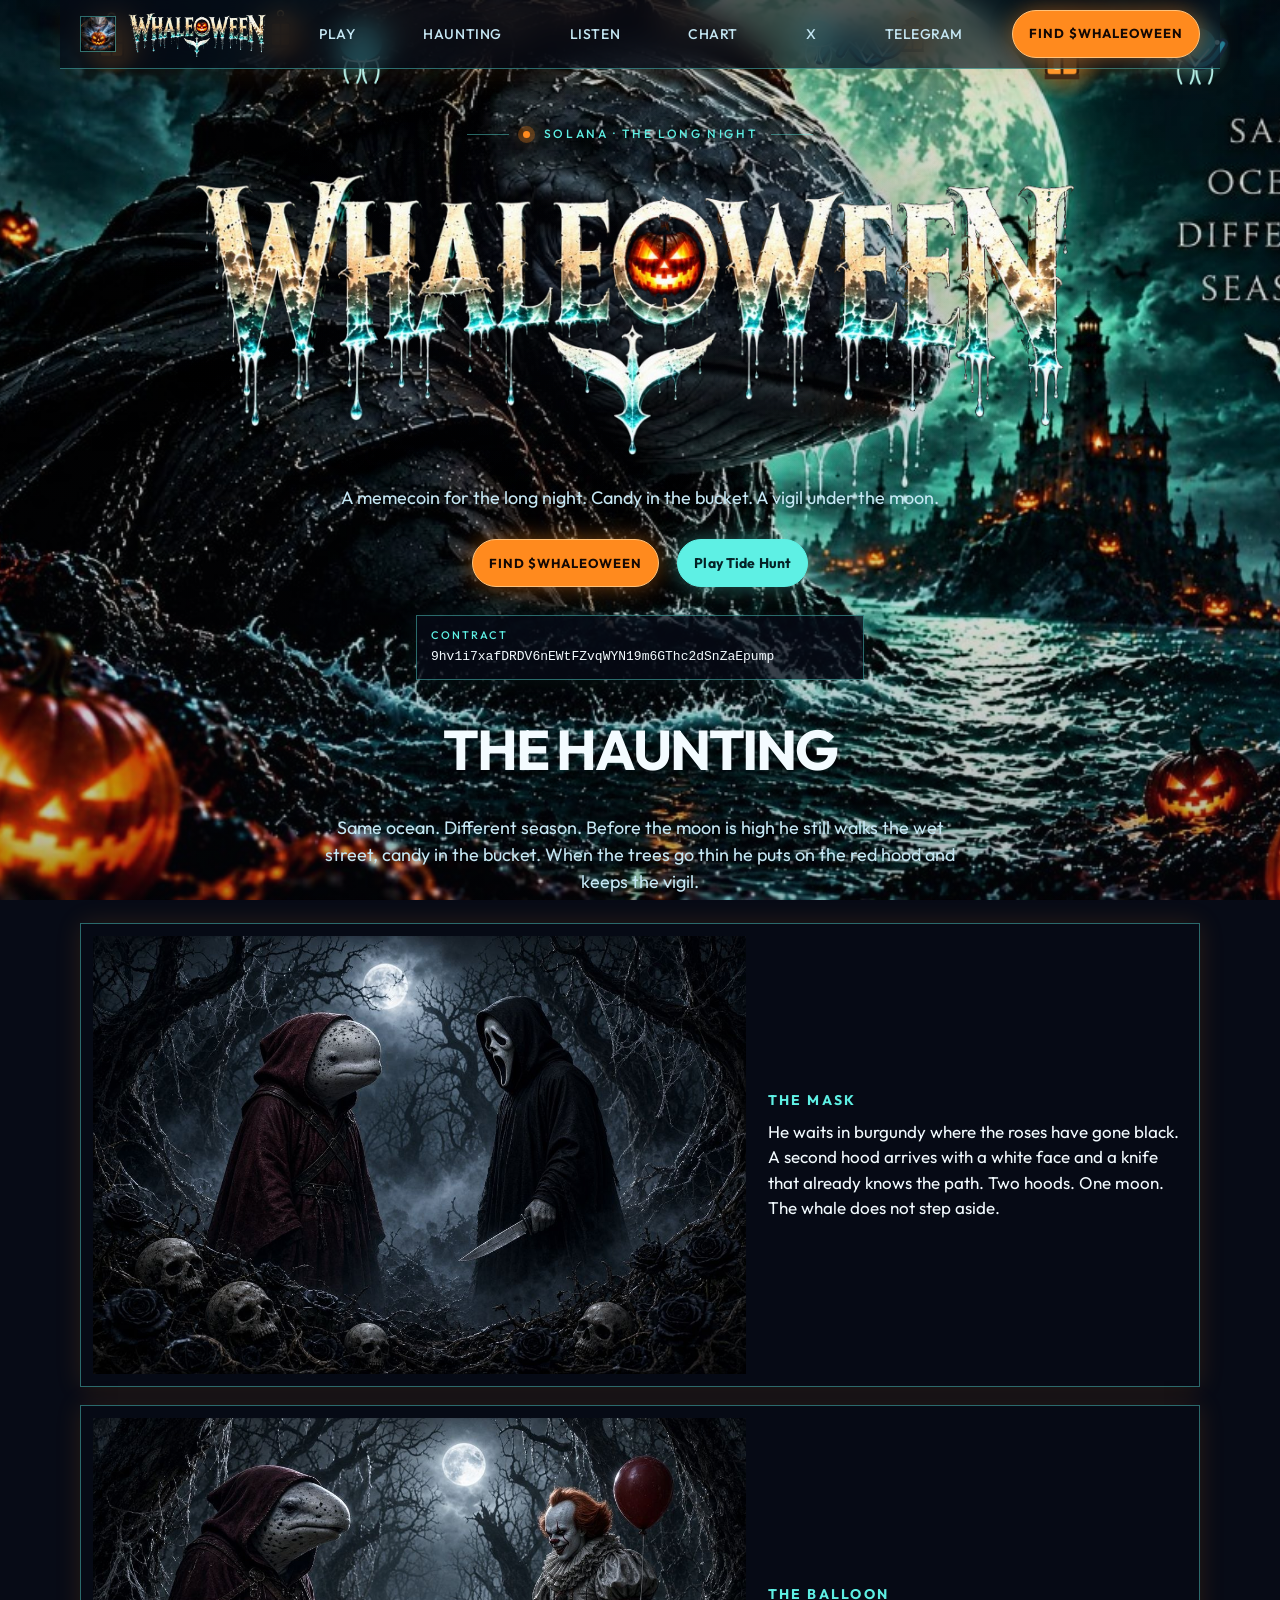
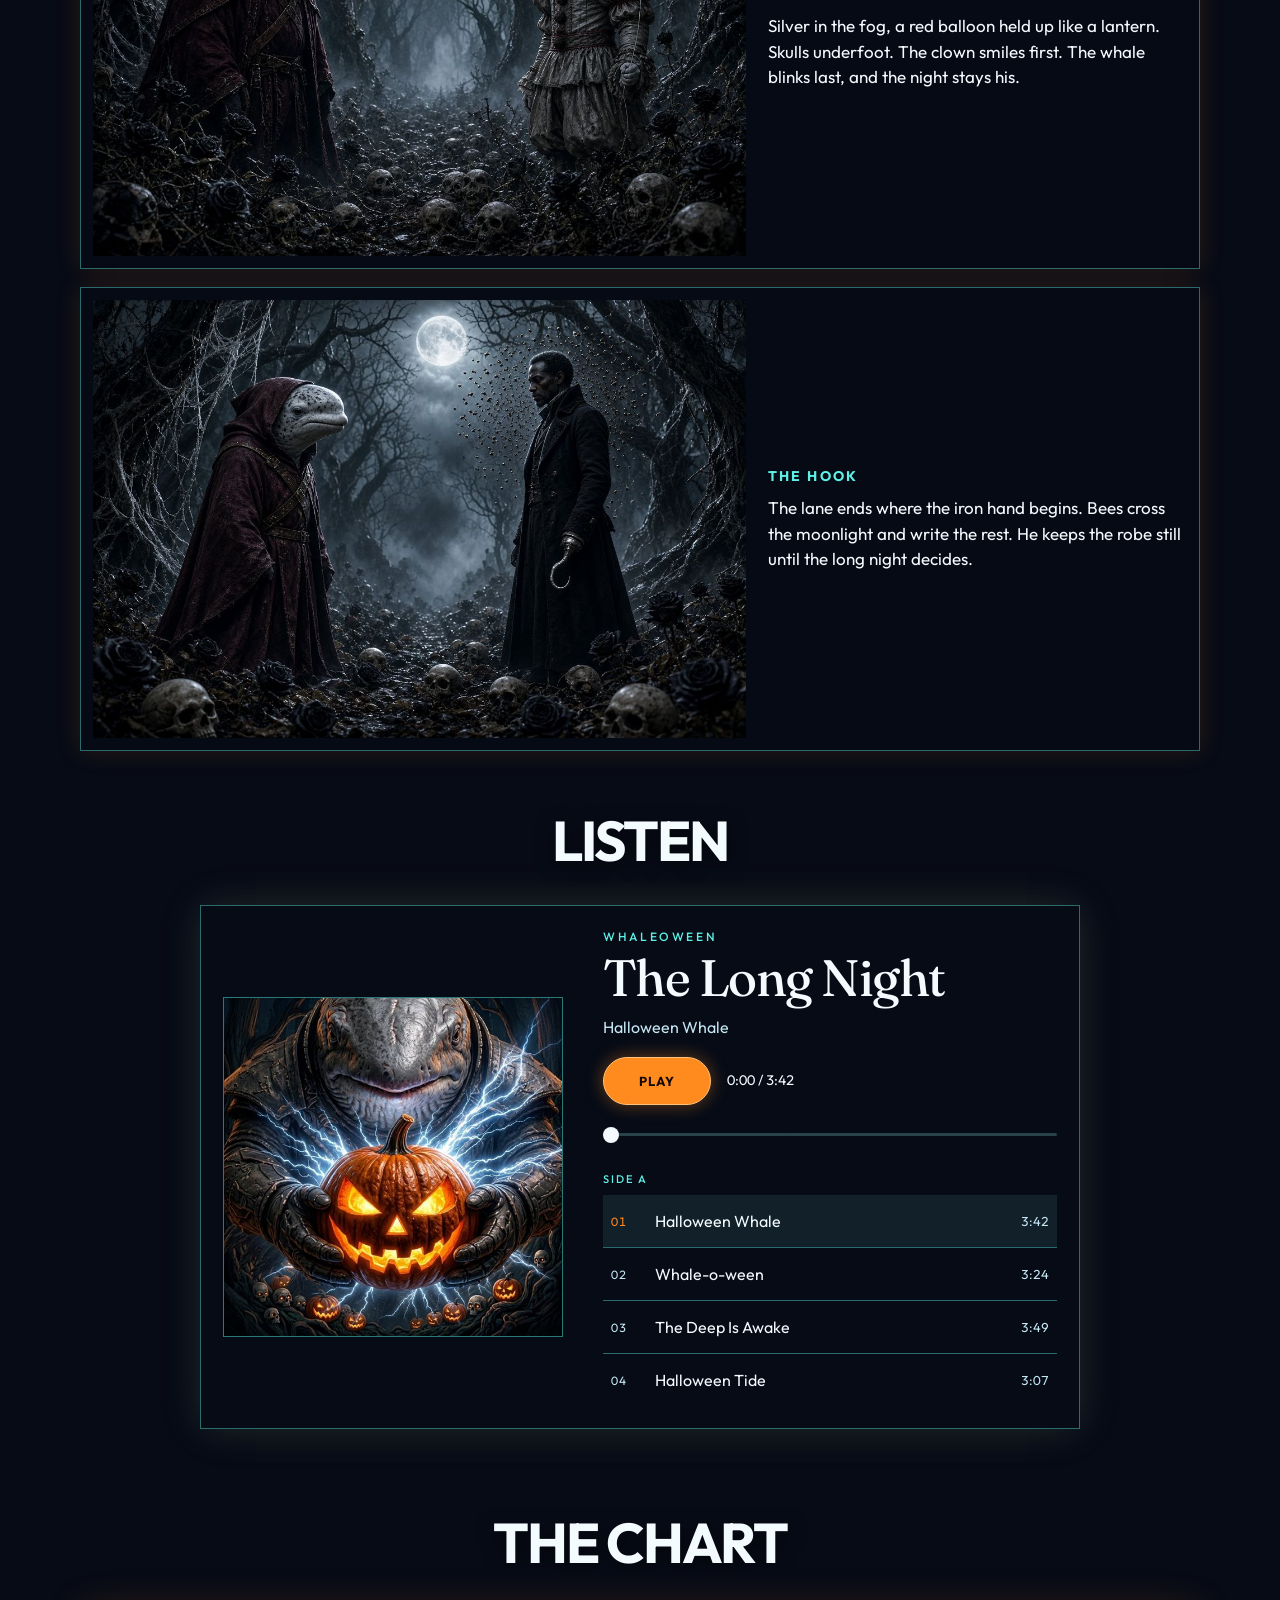
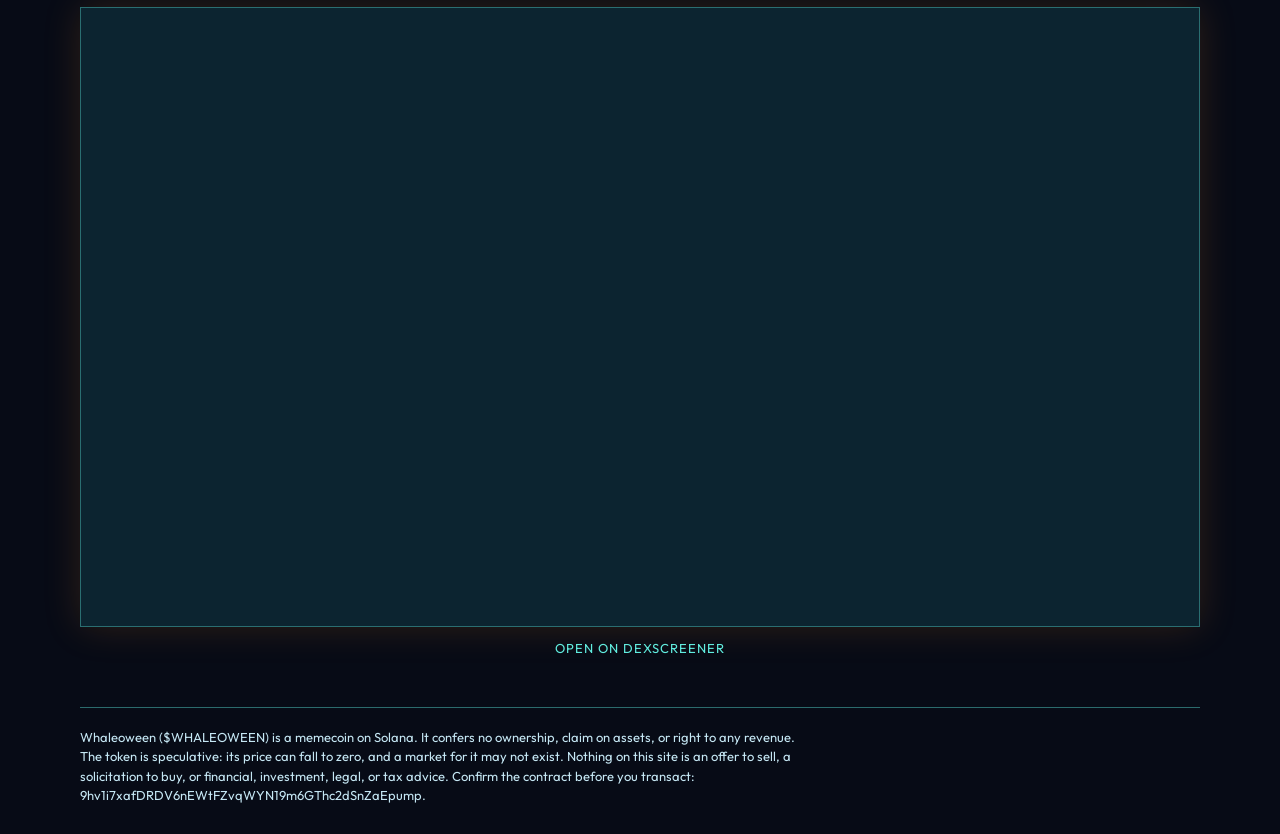
<file: index.html>
<!DOCTYPE html>
<html lang="en">
<head>
  <meta charset="utf-8">
  <meta name="viewport" content="width=device-width, initial-scale=1, viewport-fit=cover">
  <title>Whaleoween — $WHALEOWEEN</title>
  <meta name="description" content="Whaleoween is a Halloween memecoin on Solana. Ticker $WHALEOWEEN.">
  <meta name="theme-color" content="#0b1020">
  <meta name="color-scheme" content="dark">
  <meta name="apple-mobile-web-app-status-bar-style" content="black-translucent">
  <meta name="format-detection" content="telephone=no">
  <link rel="icon" href="data:image/svg+xml,%3Csvg xmlns='http://www.w3.org/2000/svg' viewBox='0 0 32 32'%3E%3Crect width='32' height='32' fill='%230c0b0a'/%3E%3Ctext x='16' y='22' text-anchor='middle' font-size='16' fill='%23f6f1e8' font-family='Georgia'%3EW%3C/text%3E%3C/svg%3E">
  <link rel="preconnect" href="https://fonts.googleapis.com">
  <link rel="preconnect" href="https://fonts.gstatic.com" crossorigin>
  <link href="https://fonts.googleapis.com/css2?family=Fraunces:opsz,wght@9..144,460&family=Outfit:wght@400;500;700&display=swap" rel="stylesheet">
  <style>
    :root {
      --bg: #070b16;
      --cream: #f3fbff;
      --muted: #c5e7f4;
      --gold: #5ef0e4;
      --ember: #ff8a1e;
      --ink: #140804;
      --line: rgba(94, 240, 228, 0.42);
      --pad: max(20px, env(safe-area-inset-left));
      --pad-r: max(20px, env(safe-area-inset-right));
    }
    *, *::before, *::after { box-sizing: border-box; }
    html { scroll-behavior: smooth; -webkit-text-size-adjust: 100%; text-size-adjust: 100%; background: var(--bg); }
    body {
      margin: 0;
      background: transparent;
      color: var(--cream);
      font-family: Outfit, "Segoe UI", sans-serif;
      font-size: 17px;
      line-height: 1.5;
      -webkit-font-smoothing: antialiased;
    }
    body::before {
      content: "";
      position: fixed;
      inset: 0;
      z-index: 0;
      background:
        linear-gradient(180deg, rgba(5, 8, 18, 0.16) 0%, rgba(5, 8, 18, 0.04) 40%, rgba(5, 8, 18, 0.3) 100%),
        url("assets/main-bg.jpg") center center / cover no-repeat;
      pointer-events: none;
    }
    img { width: 100%; max-width: 100%; height: auto; display: block; background: #000; }
    figure { margin: 0; min-width: 0; }
    a { color: inherit; }
    :focus-visible { outline: 2px solid var(--gold); outline-offset: 3px; }
    ::selection { background: var(--cream); color: var(--ink); }
    .sr {
      position: absolute; width: 1px; height: 1px; padding: 0; margin: -1px;
      overflow: hidden; clip: rect(0, 0, 0, 0); white-space: nowrap; border: 0;
    }
    .fall {
      position: fixed;
      inset: 0;
      z-index: 0;
      width: 100%;
      height: 100%;
      pointer-events: none;
      overflow: hidden;
    }
    .page {
      position: relative;
      z-index: 1;
      width: min(1120px, calc(100% - var(--pad) - var(--pad-r)));
      margin: 0 auto;
    }
    header {
      position: sticky;
      top: 0;
      z-index: 5;
      box-sizing: border-box;
      width: calc(100% + var(--pad) + var(--pad-r));
      margin-left: calc(var(--pad) * -1);
      margin-right: calc(var(--pad-r) * -1);
      display: grid;
      grid-template-columns: auto minmax(0, 1fr) auto;
      grid-template-areas: "brand nav cta";
      align-items: center;
      column-gap: clamp(8px, 1.2vw, 16px);
      padding: max(10px, env(safe-area-inset-top)) var(--pad-r) 10px var(--pad);
      background: rgba(7, 11, 22, 0.62);
      border-bottom: 1px solid var(--line);
      box-shadow: 0 8px 28px rgba(255, 122, 26, 0.08);
      backdrop-filter: blur(16px);
      -webkit-backdrop-filter: blur(16px);
    }
    .brand {
      grid-area: brand;
      display: inline-flex;
      align-items: center;
      gap: 10px;
      min-width: 0;
      font-family: Outfit, "Segoe UI", sans-serif;
      font-weight: 700;
      font-size: 14px;
      letter-spacing: 0.16em;
      text-transform: uppercase;
      text-decoration: none;
    }
    .brand img.brand-mark {
      width: 36px;
      height: 36px;
      max-width: 36px;
      border: 1px solid var(--line);
      flex: 0 0 auto;
      object-fit: contain;
      background: transparent;
    }
    .brand-word {
      width: auto;
      height: 48px;
      max-width: min(240px, 42vw);
      object-fit: contain;
      object-position: left center;
      background: transparent;
    }
    .wordmark {
      margin: 12px auto 0;
      width: min(920px, 100%);
    }
    .wordmark img {
      width: 100%;
      height: auto;
      background: transparent;
    }
    .nav, .hero-actions, .dock { display: flex; flex-wrap: wrap; gap: 10px 18px; align-items: center; }
    .nav {
      grid-area: nav;
      width: 100%;
      flex-wrap: nowrap;
      justify-content: space-between;
      min-width: 0;
      gap: 0;
    }
    .nav-link {
      color: var(--muted);
      flex: 1 1 auto;
      justify-content: center;
      font-size: clamp(12px, 1.15vw, 14px);
      font-weight: 500;
      letter-spacing: 0.04em;
      text-transform: uppercase;
      text-decoration: none;
      min-height: 44px;
      padding: 0 2px;
      white-space: nowrap;
      display: inline-flex;
      align-items: center;
    }
    .header-cta {
      grid-area: cta;
      flex: 0 0 auto;
      white-space: nowrap;
      padding-inline: clamp(12px, 1.4vw, 16px);
    }
    .nav-link:hover { color: var(--cream); }
    .btn {
      display: inline-flex;
      align-items: center;
      justify-content: center;
      min-width: 48px;
      min-height: 48px;
      padding: 0 16px;
      border: 1px solid var(--line);
      border-radius: 999px;
      background: transparent;
      color: var(--cream);
      font-size: 14px;
      font-weight: 500;
      letter-spacing: 0.01em;
      text-decoration: none;
      touch-action: manipulation;
      -webkit-tap-highlight-color: transparent;
    }
    .btn:hover { border-color: var(--gold); color: #fff; }
    .btn:active { background: rgba(94, 240, 228, 0.12); }
    .btn-solid, .dock .btn {
      background: var(--ember);
      border-color: #ffc27a;
      color: var(--ink);
      font-weight: 700;
      letter-spacing: 0.08em;
      text-transform: uppercase;
      font-size: 13px;
      box-shadow: 0 0 22px rgba(255, 138, 30, 0.45);
    }
    .btn-solid:hover, .dock .btn:hover { background: #ffb15a; border-color: #ffe0b0; color: var(--ink); }
    .hero-actions { justify-content: center; margin-top: 28px; }
    .hero-actions .btn:not(.btn-solid) {
      border-color: var(--gold);
      color: #042226;
      background: var(--gold);
      font-weight: 700;
      box-shadow: 0 0 22px rgba(94, 240, 228, 0.4);
    }
    .hero-actions .btn:not(.btn-solid):hover {
      background: #b8fff8;
      border-color: #e8fffc;
      color: #042226;
    }
    .hero {
      padding: 56px 0 20px;
      text-align: center;
      background: radial-gradient(ellipse 62% 48% at 50% 36%, rgba(5, 8, 18, 0.48), transparent 72%);
    }
    .kicker, .ticker {
      margin: 0;
      display: flex;
      align-items: center;
      justify-content: center;
      gap: 14px;
      color: var(--gold);
      font-size: 12px;
      font-weight: 500;
      letter-spacing: 0.22em;
      text-transform: uppercase;
    }
    .kicker::before, .kicker::after {
      content: "";
      width: 42px;
      height: 1px;
      background: var(--line);
    }
    .pulse {
      width: 7px;
      height: 7px;
      border-radius: 50%;
      background: var(--ember);
      box-shadow: 0 0 0 5px rgba(255, 138, 30, 0.28), 0 0 16px rgba(255, 138, 30, 0.8);
    }
    .ca {
      display: grid;
      gap: 6px;
      width: 100%;
      max-width: 28rem;
      margin: 28px auto 0;
      padding: 12px 14px;
      border: 1px solid var(--line);
      background: rgba(7, 12, 24, 0.72);
      box-shadow: 0 0 24px rgba(94, 240, 228, 0.08);
      color: inherit;
      text-align: left;
      cursor: pointer;
      min-height: 48px;
      font-family: inherit;
    }
    .ca:hover { border-color: var(--cream); }
    .ca:focus-visible { outline: 2px solid var(--gold); outline-offset: 3px; }
    .ca-label {
      color: var(--gold);
      font-size: 11px;
      font-weight: 500;
      letter-spacing: 0.18em;
      text-transform: uppercase;
    }
    .ca code {
      font-family: ui-monospace, "Cascadia Code", Consolas, monospace;
      font-size: 13px;
      line-height: 1.45;
      overflow-wrap: anywhere;
      color: var(--cream);
    }
    .lede {
      margin: 22px auto 0;
      max-width: 38rem;
      color: var(--muted);
      font-size: 18px;
    }
    .lore, .chart, .listen { scroll-margin-top: 88px; }
    .lore { padding: 8px 0 40px; }
    .chart { padding: 8px 0 48px; }
    .chart-frame {
      position: relative;
      width: 100%;
      height: min(70vh, 620px);
      min-height: 460px;
      border: 1px solid var(--line);
      background: rgba(8, 16, 32, 0.82);
      box-shadow: 0 0 36px rgba(255, 138, 30, 0.16);
    }
    .chart-frame iframe {
      position: absolute;
      inset: 0;
      width: 100%;
      height: 100%;
      border: 0;
      background: #0c2430;
    }
    .chart-note {
      margin: 12px 0 0;
      text-align: center;
      color: var(--muted);
      font-size: 13px;
      letter-spacing: 0.08em;
      text-transform: uppercase;
    }
    .chart-note a { color: var(--gold); text-decoration: none; }
    .chart-note a:hover { color: var(--cream); }
    .chart-fast {
      position: relative;
      z-index: 1;
      display: flex;
      flex-direction: column;
      height: 100%;
      padding: 14px 12px 10px;
      background:
        radial-gradient(ellipse 55% 45% at 80% 0%, rgba(127, 212, 203, 0.14), transparent 58%),
        #0c2430;
    }
    .chart-fast[hidden] { display: none; }
    .chart-meta {
      display: flex;
      align-items: baseline;
      justify-content: space-between;
      gap: 12px;
      margin-bottom: 8px;
    }
    .chart-price,
    .chart-change { margin: 0; }
    .chart-price {
      font-size: 22px;
      font-weight: 700;
      letter-spacing: -0.03em;
    }
    .chart-change { font-size: 14px; font-weight: 700; }
    .chart-change.is-up { color: var(--gold); }
    .chart-change.is-down { color: #d45b6a; }
    .chart-fast svg { flex: 1; width: 100%; min-height: 0; display: block; }
    .listen { padding: 8px 0 64px; }
    .album {
      display: grid;
      grid-template-columns: minmax(220px, 340px) minmax(0, 1fr);
      gap: 28px 40px;
      align-items: center;
      max-width: 880px;
      margin: 0 auto;
      padding: 22px;
      border: 1px solid var(--line);
      background: rgba(7, 12, 24, 0.78);
      box-shadow: 0 0 36px rgba(94, 240, 228, 0.1), 0 0 48px rgba(255, 138, 30, 0.08);
    }
    .sleeve {
      margin: 0;
      aspect-ratio: 1;
      border: 1px solid var(--line);
      background: #062027;
    }
    .sleeve img {
      width: 100%;
      height: 100%;
      max-width: none;
      object-fit: contain;
      background: transparent;
    }
    .album-artist {
      margin: 0;
      color: var(--gold);
      font-size: 12px;
      font-weight: 500;
      letter-spacing: 0.22em;
      text-transform: uppercase;
    }
    .album-title {
      margin: 8px 0 0;
      font-family: Fraunces, Georgia, serif;
      font-size: clamp(36px, 4vw, 52px);
      font-weight: 460;
      letter-spacing: -0.03em;
      line-height: 0.95;
    }
    .now-playing {
      margin: 12px 0 0;
      color: var(--muted);
      font-size: 16px;
    }
    .album-transport {
      display: flex;
      align-items: center;
      gap: 16px;
      margin-top: 18px;
    }
    .play-toggle {
      min-width: 108px;
      min-height: 48px;
      padding: 0 22px;
      border: 1px solid #ffc27a;
      border-radius: 999px;
      background: var(--ember);
      color: var(--ink);
      box-shadow: 0 0 18px rgba(255, 138, 30, 0.4);
      font-family: inherit;
      font-size: 13px;
      font-weight: 700;
      letter-spacing: 0.08em;
      text-transform: uppercase;
      cursor: pointer;
      touch-action: manipulation;
      -webkit-tap-highlight-color: transparent;
    }
    .play-toggle:hover { background: #ffb15a; border-color: #ffe0b0; }
    .now-time {
      margin: 0;
      color: var(--cream);
      font-size: 14px;
      font-variant-numeric: tabular-nums;
    }
    .scrub { display: block; margin: 14px 0 0; }
    .scrub input {
      -webkit-appearance: none;
      appearance: none;
      display: block;
      width: 100%;
      height: 32px;
      margin: 0;
      background: transparent;
      cursor: pointer;
    }
    .scrub input::-webkit-slider-runnable-track {
      height: 3px;
      border-radius: 999px;
      background: linear-gradient(90deg, var(--ember) var(--p, 0%), rgba(127, 212, 203, 0.28) var(--p, 0%));
    }
    .scrub input::-webkit-slider-thumb {
      -webkit-appearance: none;
      width: 16px;
      height: 16px;
      margin-top: -6.5px;
      border: 0;
      border-radius: 50%;
      background: var(--cream);
    }
    .scrub input::-moz-range-track {
      height: 3px;
      border: 0;
      border-radius: 999px;
      background: rgba(127, 212, 203, 0.28);
    }
    .scrub input::-moz-range-progress {
      height: 3px;
      border-radius: 999px;
      background: var(--ember);
    }
    .scrub input::-moz-range-thumb {
      width: 16px;
      height: 16px;
      border: 0;
      border-radius: 50%;
      background: var(--cream);
    }
    .side {
      margin: 20px 0 0;
      color: var(--gold);
      font-size: 11px;
      font-weight: 500;
      letter-spacing: 0.18em;
      text-transform: uppercase;
    }
    .tracks {
      list-style: none;
      margin: 8px 0 0;
      padding: 0;
    }
    .tracks li + li { border-top: 1px solid var(--line); }
    .track {
      display: grid;
      grid-template-columns: 2rem minmax(0, 1fr) auto;
      gap: 12px;
      align-items: center;
      width: 100%;
      min-height: 52px;
      padding: 0 8px;
      border: 0;
      background: transparent;
      color: var(--cream);
      font-family: inherit;
      font-size: 16px;
      text-align: left;
      cursor: pointer;
      touch-action: manipulation;
      -webkit-tap-highlight-color: transparent;
    }
    .track:hover { color: var(--gold); }
    .track[aria-pressed="true"] { background: rgba(127, 212, 203, 0.1); }
    .track-no, .track-len {
      color: var(--muted);
      font-variant-numeric: tabular-nums;
    }
    .track-no { font-size: 12px; letter-spacing: 0.12em; }
    .track-name { min-width: 0; }
    .track-len { font-size: 13px; }
    .track[aria-pressed="true"] .track-no { color: var(--ember); }
    .lore h2, .listen h2, .chart h2 {
      margin: 0 0 22px;
      font-family: Outfit, "Segoe UI", sans-serif;
      font-size: clamp(32px, 5vw, 56px);
      font-weight: 700;
      letter-spacing: -0.04em;
      text-transform: uppercase;
      text-align: center;
      color: var(--cream);
      text-shadow: 0 4px 18px rgba(0, 0, 0, 0.55);
    }
    .lore-lede {
      margin: 0 auto 28px;
      max-width: 40rem;
      text-align: center;
      color: var(--muted);
      font-size: 18px;
    }
    .chapters { display: grid; gap: 18px; }
    .chapter {
      display: grid;
      grid-template-columns: minmax(0, 1.4fr) minmax(220px, 0.9fr);
      gap: 16px 22px;
      align-items: center;
      padding: 12px;
      border: 1px solid var(--line);
      background: rgba(7, 11, 22, 0.55);
      box-shadow: 0 0 24px rgba(255, 138, 30, 0.14);
    }
    .chapter figure { margin: 0; min-width: 0; }
    .chapter img { background: #000; }
    .chapter h3 {
      margin: 0 0 8px;
      color: var(--gold);
      font-size: 14px;
      font-weight: 700;
      letter-spacing: 0.16em;
      text-transform: uppercase;
    }
    .chapter p { margin: 0; color: var(--cream); }
    footer {
      border-top: 1px solid var(--line);
      padding: 20px 0 calc(28px + env(safe-area-inset-bottom));
      color: var(--muted);
      font-size: 13px;
    }
    footer p { margin: 0; max-width: 46rem; overflow-wrap: anywhere; }
    .dock { display: none; }
    @media (max-width: 1040px) {
      .nav-link { letter-spacing: 0.02em; font-size: 12px; }
      .brand-word { max-width: min(180px, 24vw); }
    }
    @media (max-width: 800px) {
      header {
        grid-template-columns: minmax(0, 1fr) auto;
        grid-template-areas: "brand cta" "nav nav";
        column-gap: 8px;
        row-gap: 0;
        padding-top: max(8px, env(safe-area-inset-top));
        padding-bottom: 4px;
      }
      .brand { min-width: 0; gap: 8px; }
      .brand img.brand-mark { width: 32px; height: 32px; max-width: 32px; }
      .brand-word { height: 36px; max-width: 100%; }
      .header-cta {
        display: inline-flex;
        min-height: 40px;
        padding-inline: 12px;
        font-size: 12px;
        letter-spacing: 0.04em;
      }
      .nav {
        display: flex;
        justify-content: space-between;
        gap: 0;
        overflow-x: auto;
        scrollbar-width: none;
      }
      .nav::-webkit-scrollbar { display: none; }
      .nav-link {
        flex: 1 0 auto;
        justify-content: center;
        min-width: 44px;
        min-height: 40px;
        font-size: 12px;
        letter-spacing: 0.02em;
        padding: 0 4px;
      }
      .hero { padding: 28px 0 12px; }
      .chapter { grid-template-columns: 1fr; gap: 12px; padding: 10px; }
      .lore-lede { font-size: 16px; }
      .chart-frame { height: 360px; min-height: 320px; }
      .album {
        grid-template-columns: 1fr;
        gap: 18px;
        padding: 14px;
      }
      .sleeve { width: min(100%, 420px); margin: 0 auto; }
      .album-title { font-size: 40px; }
    }
    @media (max-width: 380px) {
      .nav-link { font-size: 11px; letter-spacing: 0.01em; padding: 0 4px; }
      .header-cta { font-size: 11px; padding-inline: 10px; }
      .brand-word { max-width: 42vw; }
    }
    @media (prefers-reduced-motion: reduce) {
      html { scroll-behavior: auto; }
    }
  </style>
</head>
<body>
  <div class="page">
    <header>
      <a class="brand" href="./"><img class="brand-mark" src="assets/mark.jpg" width="600" height="600" alt=""><img class="brand-word" src="assets/wordmark.png" alt="Whaleoween"></a>
      <nav class="nav" aria-label="Whaleoween links">
        <a class="nav-link" href="play/">Play</a>
        <a class="nav-link" href="#haunting">Haunting</a>
        <a class="nav-link" href="#listen">Listen</a>
        <a class="nav-link" href="#chart">Chart</a>
        <a class="nav-link" href="https://x.com/i/communities/2011205966444847116" target="_blank" rel="noopener noreferrer">X<span class="sr"> (opens in a new tab)</span></a>
        <a class="nav-link" href="https://t.me/WHALEOWEEN" target="_blank" rel="noopener noreferrer">Telegram<span class="sr"> (opens in a new tab)</span></a>
      </nav>
      <a class="btn btn-solid header-cta" href="https://dexscreener.com/solana/9hv1i7xafDRDV6nEWtFZvqWYN19m6GThc2dSnZaEpump" target="_blank" rel="noopener noreferrer">Find $WHALEOWEEN<span class="sr"> (opens in a new tab)</span></a>
    </header>
    <main>
      <section class="hero">
        <p class="kicker"><span class="pulse" aria-hidden="true"></span>Solana · The long night</p>
        <h1 class="wordmark"><img src="assets/wordmark.png" alt="Whaleoween"></h1>
        <p class="lede">A memecoin for the long night. Candy in the bucket. A vigil under the moon.</p>
        <div class="hero-actions">
          <a class="btn btn-solid" href="https://dexscreener.com/solana/9hv1i7xafDRDV6nEWtFZvqWYN19m6GThc2dSnZaEpump" target="_blank" rel="noopener noreferrer">Find $WHALEOWEEN<span class="sr"> (opens in a new tab)</span></a>
          <a class="btn" href="play/">Play Tide Hunt</a>
        </div>
        <button class="ca" type="button" id="copy-ca" data-ca="9hv1i7xafDRDV6nEWtFZvqWYN19m6GThc2dSnZaEpump">
          <span class="ca-label" id="ca-label">Contract</span>
          <code>9hv1i7xafDRDV6nEWtFZvqWYN19m6GThc2dSnZaEpump</code>
        </button>
      </section>
      <section class="lore" id="haunting" aria-label="The haunting">
        <h2>The haunting</h2>
        <p class="lore-lede">Same ocean. Different season. Before the moon is high he still walks the wet street, candy in the bucket. When the trees go thin he puts on the red hood and keeps the vigil.</p>
        <div class="chapters">
          <article class="chapter">
            <figure>
              <img src="assets/mask.jpg" width="1168" height="784" alt="A white whale in a deep red hooded robe faces a black-hooded figure in a white mask, holding a knife, in a moonlit forest.">
            </figure>
            <div>
              <h3>The mask</h3>
              <p>He waits in burgundy where the roses have gone black. A second hood arrives with a white face and a knife that already knows the path. Two hoods. One moon. The whale does not step aside.</p>
            </div>
          </article>
          <article class="chapter">
            <figure>
              <img src="assets/balloon.jpg" width="1168" height="784" alt="A white whale in a deep red hooded robe faces a clown in a silver costume holding a red balloon, under a full moon.">
            </figure>
            <div>
              <h3>The balloon</h3>
              <p>Silver in the fog, a red balloon held up like a lantern. Skulls underfoot. The clown smiles first. The whale blinks last, and the night stays his.</p>
            </div>
          </article>
          <article class="chapter">
            <figure>
              <img src="assets/hook.jpg" width="1168" height="784" alt="A white whale in a deep red hooded robe faces a man in a long black coat with a hook for a hand, as bees cross the moonlight.">
            </figure>
            <div>
              <h3>The hook</h3>
              <p>The lane ends where the iron hand begins. Bees cross the moonlight and write the rest. He keeps the robe still until the long night decides.</p>
            </div>
          </article>
        </div>
      </section>
      <section class="listen" id="listen" aria-label="Album">
        <h2>Listen</h2>
        <div class="album">
          <figure class="sleeve">
            <img src="assets/mark.jpg" width="600" height="600" alt="Whaleoween, an armored whale holding a glowing jack-o'-lantern.">
          </figure>
          <div class="sleeve-notes">
            <p class="album-artist">Whaleoween</p>
            <h3 class="album-title">The Long Night</h3>
            <p class="now-playing" id="now-playing">Halloween Whale</p>
            <div class="album-transport">
              <button class="play-toggle" type="button" id="play-toggle" aria-label="Play Halloween Whale">Play</button>
              <p class="now-time" id="now-time">0:00</p>
            </div>
            <label class="scrub">
              <span class="sr">Seek within the track</span>
              <input id="scrub" type="range" min="0" max="1000" value="0" step="1">
            </label>
            <p class="side">Side A</p>
            <ol class="tracks">
              <li>
                <button class="track" type="button" data-src="assets/halloween-whale.mp3" data-title="Halloween Whale" aria-pressed="true">
                  <span class="track-no">01</span>
                  <span class="track-name">Halloween Whale</span>
                  <span class="track-len"></span>
                </button>
              </li>
              <li>
                <button class="track" type="button" data-src="assets/whale-o-ween.mp3" data-title="Whale-o-ween" aria-pressed="false">
                  <span class="track-no">02</span>
                  <span class="track-name">Whale-o-ween</span>
                  <span class="track-len"></span>
                </button>
              </li>
              <li>
                <button class="track" type="button" data-src="assets/the-deep-is-awake.mp3" data-title="The Deep Is Awake" aria-pressed="false">
                  <span class="track-no">03</span>
                  <span class="track-name">The Deep Is Awake</span>
                  <span class="track-len"></span>
                </button>
              </li>
              <li>
                <button class="track" type="button" data-src="assets/halloween-tide.mp3" data-title="Halloween Tide" aria-pressed="false">
                  <span class="track-no">04</span>
                  <span class="track-name">Halloween Tide</span>
                  <span class="track-len"></span>
                </button>
              </li>
            </ol>
          </div>
        </div>
        <audio id="player" preload="metadata" src="assets/halloween-whale.mp3"></audio>
      </section>
      <section class="chart" id="chart" aria-label="Live price chart">
        <h2>The chart</h2>
        <div class="chart-frame">
          <div class="chart-fast" id="chart-fast" hidden>
            <div class="chart-meta">
              <p class="chart-price" id="chart-price">Loading the chart</p>
              <p class="chart-change" id="chart-change"></p>
            </div>
            <svg id="chart-svg" role="img" aria-label="Whaleoween price chart" viewBox="0 0 320 180" preserveAspectRatio="none"></svg>
          </div>
          <iframe
            id="chart-embed"
            title="Live Whaleoween chart on Dexscreener"
            data-src="https://dexscreener.com/solana/FAEM12aTLb3YXH946FTX63atDGiKEtoSWKXRZYHbB3fn?embed=1&amp;loadChartSettings=0&amp;trades=0&amp;tabs=0&amp;info=0&amp;chartLeftToolbar=0&amp;chartDefaultOnMobile=1&amp;chartTheme=dark&amp;theme=dark&amp;chartStyle=0&amp;chartType=usd&amp;interval=15"
            loading="lazy"
            allow="clipboard-write"
          ></iframe>
        </div>
        <p class="chart-note"><a href="https://dexscreener.com/solana/FAEM12aTLb3YXH946FTX63atDGiKEtoSWKXRZYHbB3fn" target="_blank" rel="noopener noreferrer">Open on Dexscreener<span class="sr"> (opens in a new tab)</span></a></p>
      </section>
    </main>
    <footer>
      <p>Whaleoween ($WHALEOWEEN) is a memecoin on Solana. It confers no ownership, claim on assets, or right to any revenue. The token is speculative: its price can fall to zero, and a market for it may not exist. Nothing on this site is an offer to sell, a solicitation to buy, or financial, investment, legal, or tax advice. Confirm the contract before you transact: 9hv1i7xafDRDV6nEWtFZvqWYN19m6GThc2dSnZaEpump.</p>
    </footer>
  </div>
  <script>
    (function () {
      var embed = document.getElementById("chart-embed");
      var fast = document.getElementById("chart-fast");
      var priceEl = document.getElementById("chart-price");
      var changeEl = document.getElementById("chart-change");
      var svg = document.getElementById("chart-svg");
      if (!embed) return;
      var src = embed.getAttribute("data-src");
      var mobile = window.matchMedia("(max-width: 800px)").matches;

      function showEmbed() {
        if (fast) fast.hidden = true;
        embed.hidden = false;
        if (src && !embed.getAttribute("src")) embed.src = src;
      }

      function money(value) {
        var n = Number(value);
        if (!isFinite(n)) return "";
        if (n >= 1) return "$" + n.toLocaleString(undefined, { maximumFractionDigits: 2 });
        if (n >= 0.01) return "$" + n.toFixed(4);
        return "$" + n.toFixed(8).replace(/0+$/, "").replace(/\.$/, "");
      }

      function draw(list) {
        var ns = "http://www.w3.org/2000/svg";
        var w = 320;
        var h = 180;
        var highs = list.map(function (c) { return c[2]; });
        var lows = list.map(function (c) { return c[3]; });
        var max = Math.max.apply(null, highs);
        var min = Math.min.apply(null, lows);
        var pad = (max - min) * 0.08 || Math.abs(max) * 0.02 || 1;
        max += pad;
        min -= pad;
        var slot = w / list.length;
        function y(v) { return ((max - v) / (max - min)) * h; }
        while (svg.firstChild) svg.removeChild(svg.firstChild);
        for (var g = 1; g <= 3; g++) {
          var line = document.createElementNS(ns, "line");
          var gy = (h / 4) * g;
          line.setAttribute("x1", "0");
          line.setAttribute("x2", String(w));
          line.setAttribute("y1", String(gy));
          line.setAttribute("y2", String(gy));
          line.setAttribute("stroke", "rgba(127, 212, 203, 0.18)");
          line.setAttribute("stroke-width", "1");
          svg.appendChild(line);
        }
        list.forEach(function (c, i) {
          var open = c[1];
          var high = c[2];
          var low = c[3];
          var close = c[4];
          var up = close >= open;
          var color = up ? "#7fd4cb" : "#e8843a";
          var x = i * slot + slot / 2;
          var wick = document.createElementNS(ns, "line");
          wick.setAttribute("x1", String(x));
          wick.setAttribute("x2", String(x));
          wick.setAttribute("y1", String(y(high)));
          wick.setAttribute("y2", String(y(low)));
          wick.setAttribute("stroke", color);
          wick.setAttribute("stroke-width", "1.5");
          svg.appendChild(wick);
          var body = document.createElementNS(ns, "rect");
          var top = y(Math.max(open, close));
          var bottom = y(Math.min(open, close));
          var bh = Math.max(1.5, bottom - top);
          body.setAttribute("x", String(x - slot * 0.28));
          body.setAttribute("y", String(top));
          body.setAttribute("width", String(Math.max(2, slot * 0.56)));
          body.setAttribute("height", String(bh));
          body.setAttribute("fill", color);
          svg.appendChild(body);
        });
      }

      if (!mobile) {
        showEmbed();
        return;
      }

      embed.hidden = true;
      if (fast) fast.hidden = false;
      var pairUrl = "https://api.dexscreener.com/latest/dex/pairs/solana/FAEM12aTLb3YXH946FTX63atDGiKEtoSWKXRZYHbB3fn";
      var candleUrl = "https://api.geckoterminal.com/api/v2/networks/solana/pools/FAEM12aTLb3YXH946FTX63atDGiKEtoSWKXRZYHbB3fn/ohlcv/minute?aggregate=15&limit=48&currency=usd";

      Promise.allSettled([
        fetch(pairUrl).then(function (r) { return r.json(); }),
        fetch(candleUrl).then(function (r) { return r.json(); })
      ]).then(function (results) {
        var pair = results[0].status === "fulfilled" && results[0].value.pairs && results[0].value.pairs[0];
        var candles = results[1].status === "fulfilled" && results[1].value.data && results[1].value.data.attributes && results[1].value.data.attributes.ohlcv_list;
        if (!candles || !candles.length) throw new Error("chart");
        if (pair && priceEl) {
          priceEl.textContent = money(pair.priceUsd);
          var h24 = pair.priceChange && Number(pair.priceChange.h24);
          if (changeEl && isFinite(h24)) {
            changeEl.textContent = (h24 > 0 ? "+" : "") + h24.toFixed(1) + "% 24h";
            changeEl.classList.add(h24 >= 0 ? "is-up" : "is-down");
          }
        } else if (priceEl) {
          priceEl.textContent = money(candles[0][4]);
        }
        draw(candles.slice().reverse());
        if (svg) svg.setAttribute("aria-label", "Whaleoween price, 15 minute candles");
      }).catch(showEmbed);
    })();
  </script>
  <script src="fall.js"></script>
  <script>
    (function () {
      var copy = document.getElementById("copy-ca");
      var label = document.getElementById("ca-label");
      if (copy && label) {
        copy.addEventListener("click", function () {
          var ca = copy.getAttribute("data-ca");
          var done = function () {
            label.textContent = "Copied";
            window.setTimeout(function () { label.textContent = "Contract"; }, 1600);
          };
          var fallback = function () {
            var area = document.createElement("textarea");
            area.value = ca;
            area.setAttribute("readonly", "");
            area.style.position = "fixed";
            area.style.left = "-9999px";
            document.body.appendChild(area);
            area.select();
            var ok = false;
            try { ok = document.execCommand("copy"); } catch (err) { ok = false; }
            document.body.removeChild(area);
            if (ok) done();
          };
          if (navigator.clipboard && navigator.clipboard.writeText) {
            navigator.clipboard.writeText(ca).then(done).catch(fallback);
          } else {
            fallback();
          }
        });
      }
    })();
  </script>
  <script>
    (function () {
      var audio = document.getElementById("player");
      var toggle = document.getElementById("play-toggle");
      var now = document.getElementById("now-playing");
      var time = document.getElementById("now-time");
      var scrub = document.getElementById("scrub");
      var tracks = Array.prototype.slice.call(document.querySelectorAll(".track"));
      var index = 0;
      var scrubbing = false;

      function clock(seconds) {
        if (!isFinite(seconds)) return "0:00";
        var m = Math.floor(seconds / 60);
        var s = Math.floor(seconds % 60);
        return m + ":" + (s < 10 ? "0" : "") + s;
      }

      function paint() {
        var current = tracks[index];
        var name = current.getAttribute("data-title");
        now.textContent = name;
        tracks.forEach(function (button, i) {
          button.setAttribute("aria-pressed", i === index ? "true" : "false");
        });
        var playing = !audio.paused && !audio.ended;
        toggle.textContent = playing ? "Pause" : "Play";
        toggle.setAttribute("aria-label", (playing ? "Pause " : "Play ") + name);
        var elapsed = clock(audio.currentTime);
        var total = audio.duration ? " / " + clock(audio.duration) : "";
        time.textContent = elapsed + total;
        var ratio = audio.duration ? audio.currentTime / audio.duration : 0;
        if (!scrubbing) scrub.value = String(Math.round(ratio * 1000));
        scrub.style.setProperty("--p", (Number(scrub.value) / 10) + "%");
      }

      function load(next) {
        index = (next + tracks.length) % tracks.length;
        audio.src = tracks[index].getAttribute("data-src");
        paint();
      }

      toggle.addEventListener("click", function () {
        if (audio.paused) {
          audio.play();
        } else {
          audio.pause();
        }
      });

      tracks.forEach(function (button, i) {
        button.addEventListener("click", function () {
          if (index === i && !audio.paused) {
            audio.pause();
            return;
          }
          if (index !== i) load(i);
          audio.play();
        });
        var probe = document.createElement("audio");
        probe.preload = "metadata";
        probe.src = button.getAttribute("data-src");
        probe.addEventListener("loadedmetadata", function () {
          var slot = button.querySelector(".track-len");
          if (slot) slot.textContent = clock(probe.duration);
        });
      });

      scrub.addEventListener("pointerdown", function () { scrubbing = true; });
      scrub.addEventListener("pointerup", function () { scrubbing = false; paint(); });
      scrub.addEventListener("pointercancel", function () { scrubbing = false; paint(); });
      scrub.addEventListener("input", function () {
        scrub.style.setProperty("--p", (Number(scrub.value) / 10) + "%");
        if (!audio.duration) return;
        audio.currentTime = (Number(scrub.value) / 1000) * audio.duration;
      });

      audio.addEventListener("play", paint);
      audio.addEventListener("pause", paint);
      audio.addEventListener("timeupdate", paint);
      audio.addEventListener("loadedmetadata", paint);
      audio.addEventListener("ended", function () {
        load(index + 1);
        audio.play();
      });
    })();
  </script>
  <nav class="dock" aria-label="Whaleoween links">
    <a class="btn" href="https://dexscreener.com/solana/9hv1i7xafDRDV6nEWtFZvqWYN19m6GThc2dSnZaEpump" target="_blank" rel="noopener noreferrer">Dexscreener<span class="sr"> (opens in a new tab)</span></a>
    <a class="btn" href="https://x.com/i/communities/2011205966444847116" target="_blank" rel="noopener noreferrer">X<span class="sr"> (opens in a new tab)</span></a>
    <a class="btn" href="https://t.me/WHALEOWEEN" target="_blank" rel="noopener noreferrer">Telegram<span class="sr"> (opens in a new tab)</span></a>
  </nav>
</body>
</html>
</file>
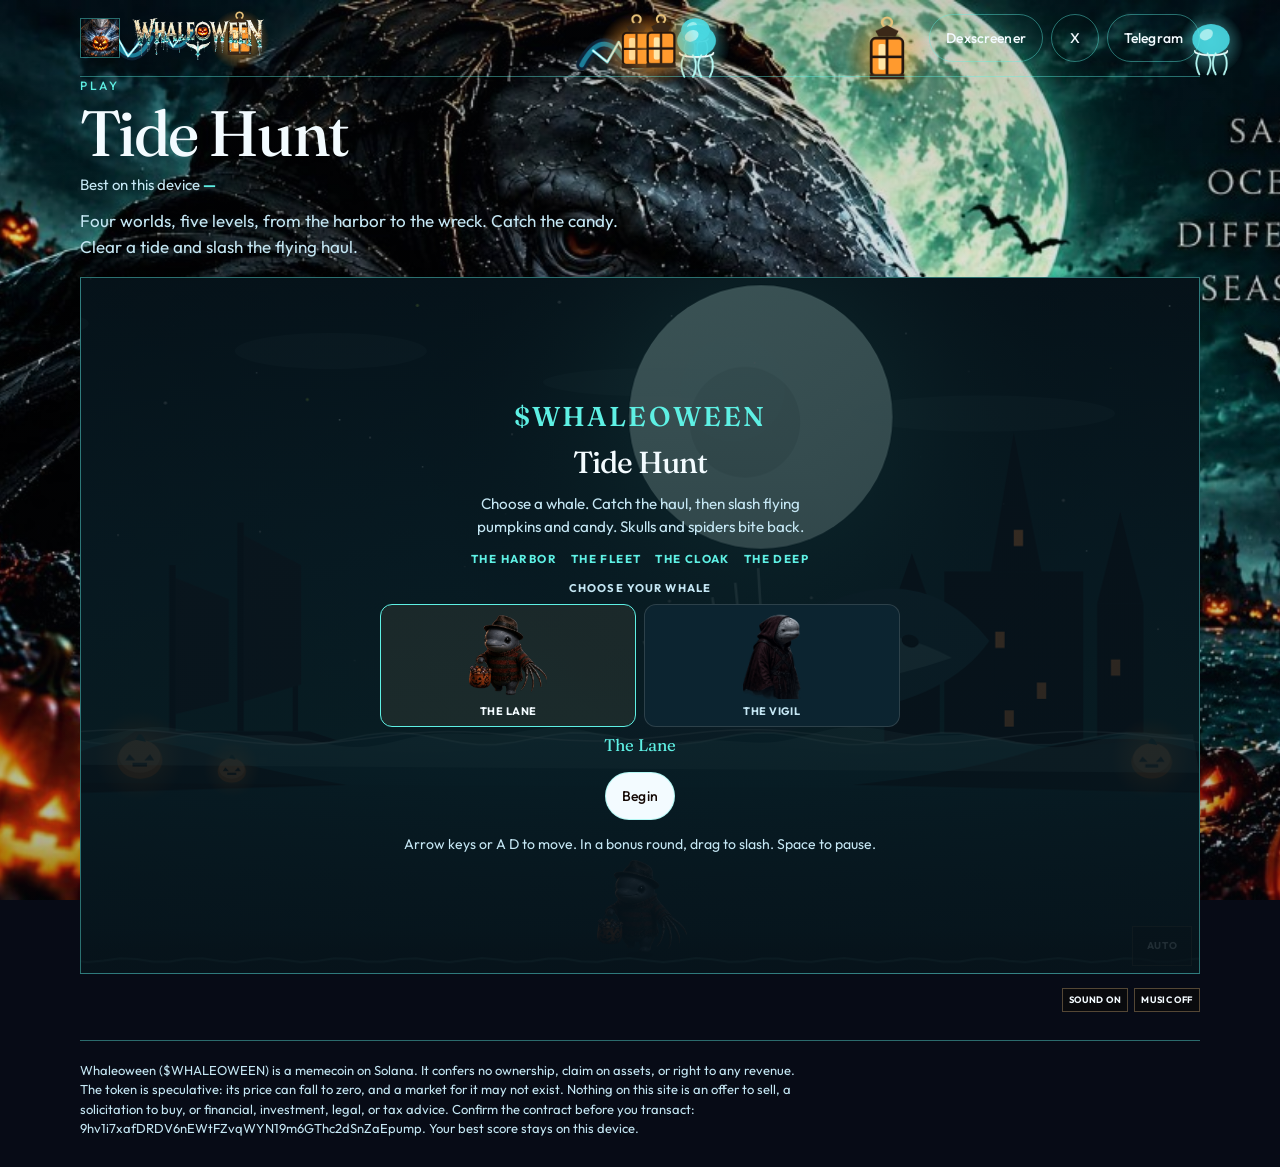
<file: play/index.html>
<!DOCTYPE html>
<html lang="en">
<head>
  <meta charset="utf-8">
  <meta name="viewport" content="width=device-width, initial-scale=1, viewport-fit=cover">
  <title>Tide Hunt — Whaleoween</title>
  <meta name="description" content="Tide Hunt. Four ocean worlds and five levels for Whaleoween.">
  <meta name="theme-color" content="#0b1020">
  <meta name="color-scheme" content="dark">
  <meta name="apple-mobile-web-app-status-bar-style" content="black-translucent">
  <link rel="icon" href="data:image/svg+xml,%3Csvg xmlns='http://www.w3.org/2000/svg' viewBox='0 0 32 32'%3E%3Crect width='32' height='32' fill='%230c0b0a'/%3E%3Ctext x='16' y='22' text-anchor='middle' font-size='16' fill='%23f6f1e8' font-family='Georgia'%3EW%3C/text%3E%3C/svg%3E">
  <link rel="preconnect" href="https://fonts.googleapis.com">
  <link rel="preconnect" href="https://fonts.gstatic.com" crossorigin>
  <link href="https://fonts.googleapis.com/css2?family=Fraunces:opsz,wght@9..144,460;9..144,560&family=Outfit:wght@400;500;700;800&display=swap" rel="stylesheet">
  <link rel="stylesheet" href="game.css">
</head>
<body>
  <div class="page">
    <header>
      <a class="brand" href="../"><img class="brand-mark" src="../assets/mark.jpg" width="600" height="600" alt=""><img class="brand-word" src="../assets/wordmark.png" alt="Whaleoween"></a>
      <nav class="nav" aria-label="Whaleoween">
        <a class="btn" href="https://dexscreener.com/solana/9hv1i7xafDRDV6nEWtFZvqWYN19m6GThc2dSnZaEpump" target="_blank" rel="noopener noreferrer">Dexscreener<span class="sr"> (opens in a new tab)</span></a>
        <a class="btn" href="https://x.com/i/communities/2011205966444847116" target="_blank" rel="noopener noreferrer">X<span class="sr"> (opens in a new tab)</span></a>
        <a class="btn" href="https://t.me/WHALEOWEEN" target="_blank" rel="noopener noreferrer">Telegram<span class="sr"> (opens in a new tab)</span></a>
      </nav>
    </header>
    <main>
      <section class="game-section" id="play">
        <div class="section-head">
          <p class="eyebrow">Play</p>
          <h1>Tide Hunt</h1>
          <p class="device-best">Best on this device <span data-best>—</span> <span class="device-best-new" data-best-note hidden>New best</span></p>
          <p>Four worlds, five levels, from the harbor to the wreck. Catch the candy. Clear a tide and slash the flying haul.</p>
        </div>
        <div class="game-shell">
          <div class="game-stage" aria-label="Tide Hunt">
            <canvas id="game" width="900" height="560" tabindex="0" aria-label="Game canvas. Arrow keys or A and D move. Drag to slash in a bonus round. Space pauses."></canvas>
            <div class="game-overlay" id="overlay" data-screen="start">
              <div class="game-panel game-panel-start" id="panel-start">
                <p class="game-brand">$WHALEOWEEN</p>
                <h2>Tide Hunt</h2>
                <p class="game-lede">Choose a whale. Catch the haul, then slash flying pumpkins and candy. Skulls and spiders bite back.</p>
                <ul class="worlds">
                  <li>The Harbor</li>
                  <li>The Fleet</li>
                  <li>The Cloak</li>
                  <li>The Deep</li>
                </ul>
                <div class="char-pick" id="char-pick">
                  <p class="char-pick-label">Choose your whale</p>
                  <div class="char-pick-grid" id="char-pick-grid" role="listbox" aria-label="Playable whales"></div>
                  <p class="char-pick-name" id="char-pick-name">The Lane</p>
                </div>
                <button class="btn" type="button" id="btn-start">Begin</button>
                <p class="game-hint">Arrow keys or A D to move. In a bonus round, drag to slash. Space to pause.</p>
              </div>
              <div class="game-panel" id="panel-pause" hidden>
                <h2>The tide waits</h2>
                <p class="game-lede">Resume when you are ready.</p>
                <div class="game-pause-actions">
                  <button class="btn" type="button" id="btn-resume">Resume</button>
                  <button class="btn btn-ghost" type="button" id="btn-pause-quit">Leave the hunt</button>
                </div>
              </div>
              <div class="game-panel" id="panel-over" hidden>
                <p class="game-brand">$WHALEOWEEN</p>
                <h2 id="over-title">Dawn almost</h2>
                <p class="game-scoreline">Score <span id="final-score">0</span></p>
                <p class="game-best">Best <span id="best-score" data-best>—</span></p>
                <p class="game-lede" id="over-blurb">The lane will remember.</p>
                <button class="btn" type="button" id="btn-again">Play again</button>
              </div>
            </div>
            <div class="game-hud" id="hud" hidden>
              <div class="game-hud-item">
                <span class="game-hud-label">Level</span>
                <span class="game-hud-value" id="hud-level">1/5</span>
              </div>
              <div class="game-hud-item">
                <span class="game-hud-label">Score</span>
                <span class="game-hud-value" id="hud-score">0</span>
              </div>
              <div class="game-hud-item">
                <span class="game-hud-label">Lives</span>
                <span class="game-hud-value game-hud-lives" id="hud-lives">♥♥♥</span>
              </div>
              <div class="game-hud-item">
                <span class="game-hud-label">Time</span>
                <span class="game-hud-value" id="hud-time">40</span>
              </div>
              <div class="game-hud-item game-hud-combo">
                <span class="game-hud-label">Combo</span>
                <span class="game-hud-value" id="hud-combo">—</span>
              </div>
              <div class="game-hud-item game-hud-power">
                <span class="game-hud-label">Power</span>
                <span class="game-hud-value game-hud-power-val" id="hud-power">—</span>
              </div>
            </div>
            <button class="game-quality" type="button" id="btn-quality" aria-label="Graphics quality">Auto</button>
          </div>
          <div class="game-dock">
            <button class="game-pause-btn" type="button" id="btn-pause" hidden>Pause</button>
            <div class="game-audio">
              <button class="game-mute" type="button" id="btn-mute" aria-pressed="false">Sound On</button>
              <button class="game-music" type="button" id="btn-music" aria-pressed="false">Music Off</button>
            </div>
          </div>
          <p class="game-touch-hint" id="touch-hint" hidden>Slide to steer. The whale follows your finger.</p>
          <section class="score-share-panel" id="score-share-panel" hidden>
            <img class="score-card" id="score-card" alt="" hidden>
            <p class="device-best device-best-share">Best on this device <span data-best>—</span> <span class="device-best-new" data-best-note hidden>New best</span></p>
            <label class="score-name" for="score-name">Your name</label>
            <input id="score-name" type="text" name="player" maxlength="24" placeholder="Add your name" autocomplete="nickname" enterkeyhint="done" spellcheck="false">
            <p class="score-tags">#Whaleoween #Tidehunt #beatmyscore</p>
            <p class="score-steps" id="score-steps">Download your score card, then share it on X.</p>
            <div class="score-share">
              <button class="btn" type="button" id="btn-download-card">1. Download score card</button>
              <button class="btn btn-share" type="button" id="btn-share-x">2. Share on X</button>
            </div>
            <p class="score-share-note" id="score-share-note" aria-live="polite"></p>
          </section>
        </div>
      </section>
    </main>
    <footer>
      <p>Whaleoween ($WHALEOWEEN) is a memecoin on Solana. It confers no ownership, claim on assets, or right to any revenue. The token is speculative: its price can fall to zero, and a market for it may not exist. Nothing on this site is an offer to sell, a solicitation to buy, or financial, investment, legal, or tax advice. Confirm the contract before you transact: 9hv1i7xafDRDV6nEWtFZvqWYN19m6GThc2dSnZaEpump. Your best score stays on this device.</p>
    </footer>
  </div>
  <script src="../fall.js"></script>
  <script src="game.js"></script>
</body>
</html>
</file>
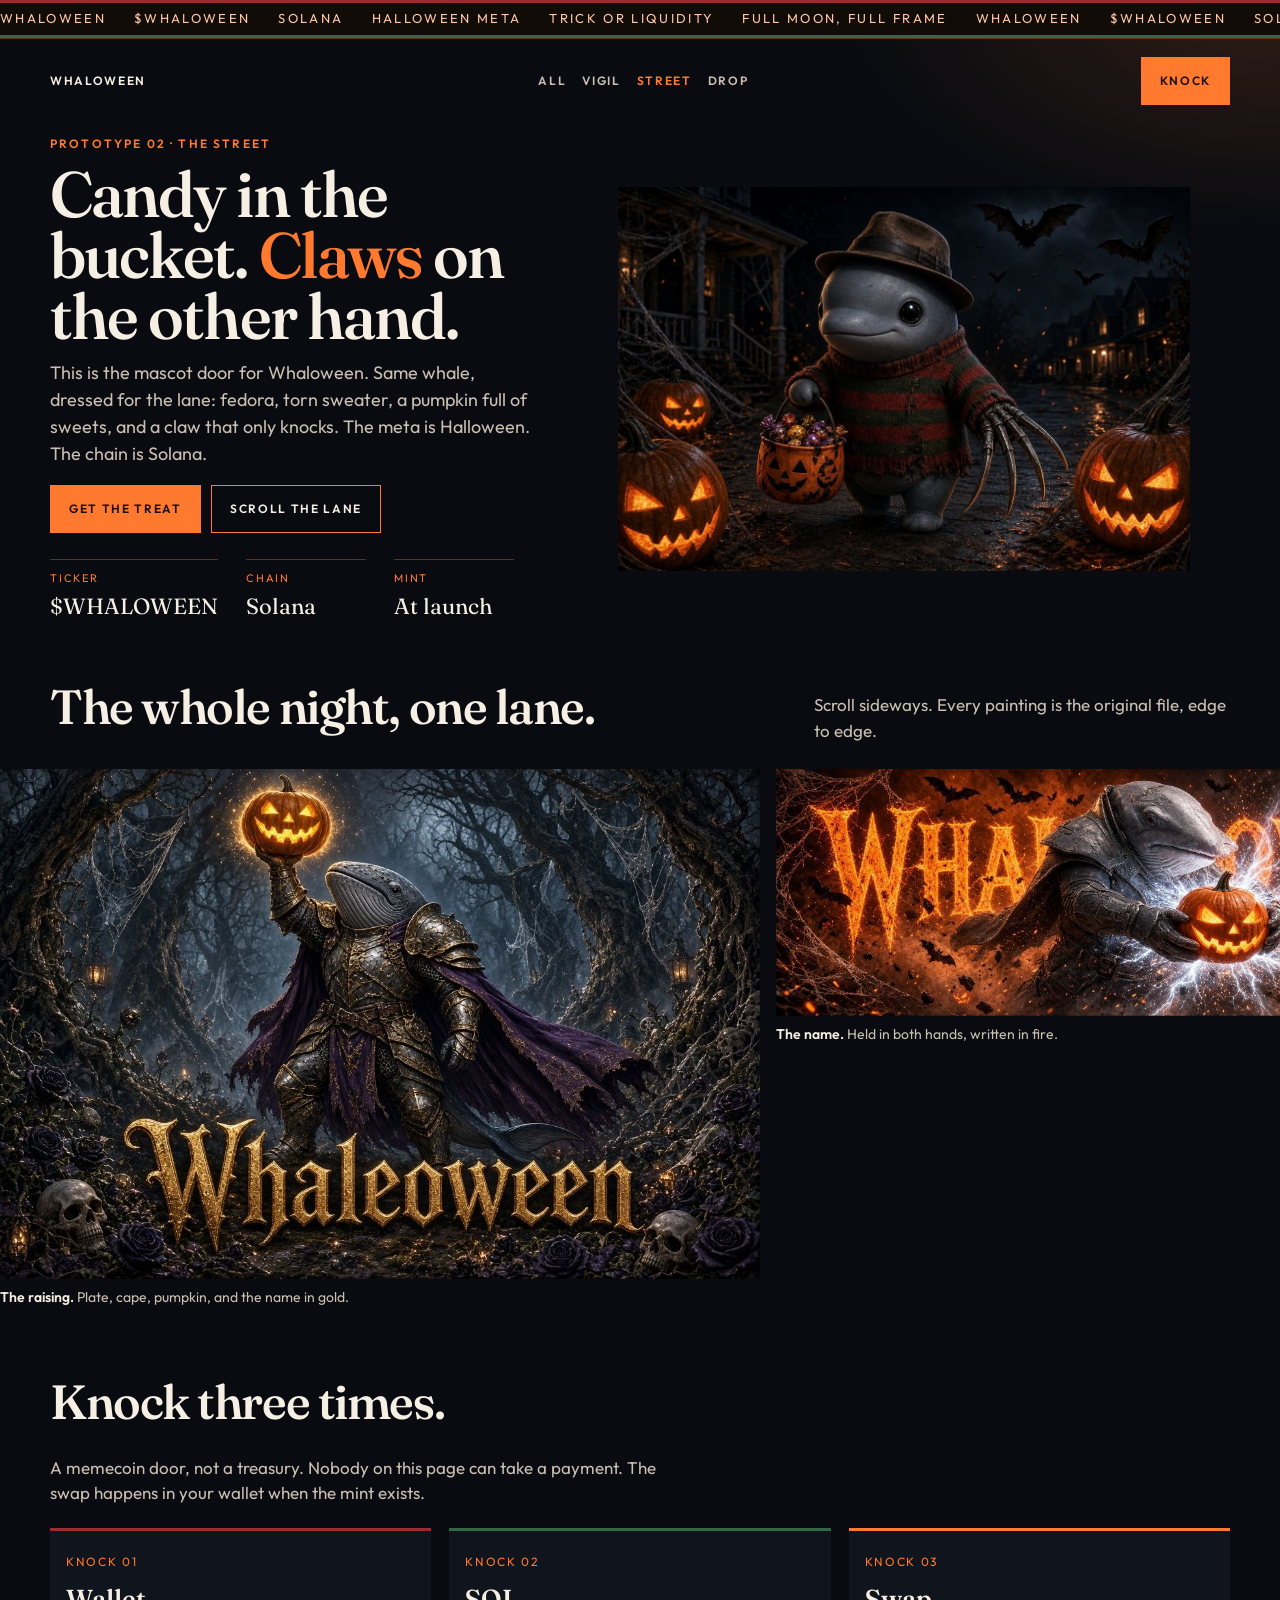
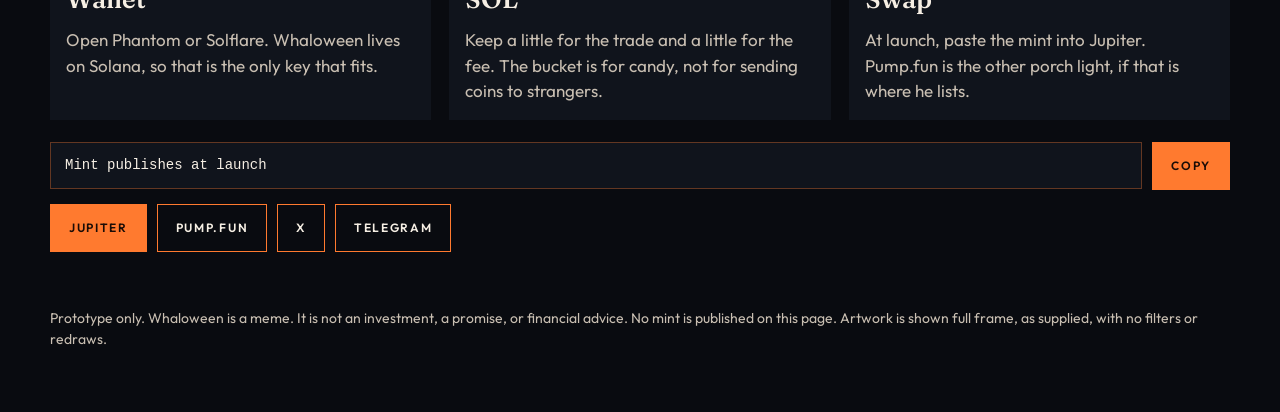
<file: street/index.html>
<!DOCTYPE html>
<html lang="en">
<head>
  <meta charset="utf-8">
  <meta name="viewport" content="width=device-width, initial-scale=1">
  <title>Whaloween — The Street</title>
  <meta name="description" content="Prototype mascot page for Whaloween, a Halloween meta memecoin on Solana.">
  <meta name="theme-color" content="#090b10">
  <link rel="icon" href="data:image/svg+xml,%3Csvg xmlns='http://www.w3.org/2000/svg' viewBox='0 0 32 32'%3E%3Crect width='32' height='32' fill='%23090b10'/%3E%3Ctext x='16' y='23' text-anchor='middle' font-size='18' fill='%23ff7a2f' font-family='Georgia'%3EW%3C/text%3E%3C/svg%3E">
  <link rel="preconnect" href="https://fonts.googleapis.com">
  <link rel="preconnect" href="https://fonts.gstatic.com" crossorigin>
  <link href="https://fonts.googleapis.com/css2?family=Fraunces:opsz,wght@9..144,560;9..144,660&family=Outfit:wght@400;500;600&display=swap" rel="stylesheet">
  <style>
    :root {
      --bg: #090b10;
      --cream: #f6efe4;
      --dim: #c9bfb2;
      --ember: #ff7a2f;
      --sweater: #9d2d2d;
      --stripe: #2f6a45;
      --line: rgba(255, 122, 47, 0.35);
    }
    *, *::before, *::after { box-sizing: border-box; }
    html { scroll-behavior: smooth; }
    body {
      margin: 0;
      background:
        radial-gradient(800px 420px at 100% 0%, rgba(255, 122, 47, 0.16), transparent 55%),
        var(--bg);
      color: var(--cream);
      font-family: Outfit, "Segoe UI", sans-serif;
      font-size: 17px;
      line-height: 1.5;
      overflow-x: hidden;
    }
    img { max-width: 100%; height: auto; display: block; background: #000; }
    a { color: inherit; }
    button { font: inherit; color: inherit; }
    :focus-visible { outline: 2px solid var(--ember); outline-offset: 3px; }
    ::selection { background: var(--ember); color: #1a0c06; }
    .sr {
      position: absolute; width: 1px; height: 1px; padding: 0; margin: -1px;
      overflow: hidden; clip: rect(0, 0, 0, 0); white-space: nowrap; border: 0;
    }
    .marquee {
      overflow: hidden;
      background: #120c09;
      color: #ffc7a4;
      border-bottom: 1px solid var(--line);
      box-shadow: inset 0 3px 0 var(--sweater), inset 0 -3px 0 var(--stripe);
    }
    .track {
      display: flex;
      gap: 28px;
      width: max-content;
      padding: 9px 0;
      animation: slide 32s linear infinite;
      font-size: 13px;
      letter-spacing: 0.18em;
      text-transform: uppercase;
    }
    @keyframes slide {
      from { transform: translateX(0); }
      to { transform: translateX(-50%); }
    }
    .top {
      display: flex;
      flex-wrap: wrap;
      align-items: center;
      justify-content: space-between;
      gap: 12px 20px;
      width: min(1180px, calc(100% - 32px));
      margin: 0 auto;
      padding: 18px 0;
    }
    .brand, .switch a, .btn {
      font-family: Outfit, sans-serif;
      letter-spacing: 0.14em;
      text-transform: uppercase;
      font-size: 12px;
      font-weight: 600;
      text-decoration: none;
    }
    .switch { display: flex; flex-wrap: wrap; gap: 8px 16px; }
    .switch a { color: var(--dim); }
    .switch a[aria-current="page"] { color: var(--ember); }
    .btn {
      display: inline-flex;
      align-items: center;
      justify-content: center;
      min-height: 48px;
      padding: 0 18px;
      border: 1px solid var(--ember);
      background: var(--ember);
      color: #1a0c06;
      cursor: pointer;
    }
    .btn.ghost { background: transparent; color: var(--cream); }
    .btn:hover { background: #ffb088; }
    .btn.ghost:hover { background: rgba(255, 122, 47, 0.12); }
    .hero {
      display: grid;
      grid-template-columns: minmax(280px, 0.86fr) minmax(300px, 1.14fr);
      gap: 36px;
      align-items: center;
      width: min(1180px, calc(100% - 32px));
      margin: 12px auto 48px;
    }
    .eyebrow {
      margin: 0 0 10px;
      color: var(--ember);
      letter-spacing: 0.18em;
      text-transform: uppercase;
      font-size: 12px;
      font-weight: 600;
    }
    h1, h2 {
      font-family: Fraunces, Georgia, serif;
      font-weight: 560;
      letter-spacing: -0.03em;
      text-wrap: balance;
    }
    h1 { margin: 0 0 12px; font-size: clamp(42px, 5vw, 68px); line-height: 0.96; }
    h1 em { font-style: normal; color: var(--ember); }
    .lede { margin: 0 0 18px; color: var(--dim); font-size: 18px; max-width: 38rem; }
    .hero-actions, .doors { display: flex; flex-wrap: wrap; gap: 10px; }
    .facts {
      display: flex;
      flex-wrap: wrap;
      gap: 18px 28px;
      margin: 26px 0 0;
    }
    .facts div { border-top: 1px solid var(--line); padding-top: 10px; min-width: 7.5rem; }
    .facts dt {
      margin: 0;
      color: var(--ember);
      font-size: 11px;
      letter-spacing: 0.16em;
      text-transform: uppercase;
    }
    .facts dd { margin: 4px 0 0; font-family: Fraunces, Georgia, serif; font-size: 22px; }
    .lane-head, .knock {
      width: min(1180px, calc(100% - 32px));
      margin: 0 auto;
    }
    .lane-head { display: flex; justify-content: space-between; gap: 16px; align-items: end; }
    h2 { margin: 0; font-size: clamp(32px, 4vw, 48px); }
    .lane-head p { margin: 0; color: var(--dim); max-width: 26rem; }
    .scroller {
      display: flex;
      gap: 16px;
      overflow-x: auto;
      scroll-snap-type: x mandatory;
      padding: 18px 16px 28px;
      margin-top: 8px;
    }
    .scroller figure {
      flex: 0 0 min(86vw, 760px);
      scroll-snap-align: start;
      margin: 0;
    }
    .scroller img { width: 100%; height: auto; }
    figcaption { margin-top: 8px; color: var(--dim); font-size: 14px; }
    figcaption strong { color: var(--cream); font-weight: 600; }
    .knock { margin: 28px auto 56px; }
    .knock h2 { margin-bottom: 8px; }
    .intro { color: var(--dim); max-width: 40rem; }
    .steps {
      display: grid;
      grid-template-columns: repeat(3, 1fr);
      gap: 18px;
      margin: 22px 0;
    }
    .step { margin: 0; padding: 16px; background: #10141c; border-top: 3px solid var(--sweater); }
    .step:nth-child(2) { border-top-color: var(--stripe); }
    .step:nth-child(3) { border-top-color: var(--ember); }
    .step span {
      color: var(--ember);
      font-size: 12px;
      letter-spacing: 0.14em;
      text-transform: uppercase;
    }
    .step h3 { margin: 8px 0; font-family: Fraunces, Georgia, serif; font-size: 26px; font-weight: 560; }
    .step p { margin: 0; color: var(--dim); }
    .mint {
      display: flex;
      flex-wrap: wrap;
      gap: 10px;
      align-items: center;
      margin-bottom: 14px;
    }
    .mint code {
      flex: 1 1 240px;
      padding: 12px 14px;
      background: #10141c;
      border: 1px solid var(--line);
      color: var(--cream);
      font-family: Consolas, "Cascadia Mono", monospace;
      font-size: 14px;
    }
    footer {
      width: min(1180px, calc(100% - 32px));
      margin: 0 auto;
      padding: 0 0 48px;
      color: var(--dim);
      font-size: 14px;
    }
    .toast:not([hidden]) {
      display: block;
      position: fixed;
      bottom: 18px;
      left: 50%;
      transform: translateX(-50%);
      z-index: 5;
      padding: 12px 16px;
      background: var(--cream);
      color: #1a0c06;
      font-size: 14px;
    }
    @media (max-width: 860px) {
      .hero, .steps { grid-template-columns: 1fr; }
      .hero figure { order: -1; }
      .lane-head { flex-direction: column; align-items: start; }
    }
    @media (prefers-reduced-motion: reduce) {
      html { scroll-behavior: auto; }
      .track { animation: none; }
    }
  </style>
</head>
<body>
  <div class="marquee" aria-hidden="true">
    <div class="track">
      <span>Whaloween</span><span>$WHALOWEEN</span><span>Solana</span><span>Halloween meta</span><span>Trick or liquidity</span><span>Full moon, full frame</span>
      <span>Whaloween</span><span>$WHALOWEEN</span><span>Solana</span><span>Halloween meta</span><span>Trick or liquidity</span><span>Full moon, full frame</span>
    </div>
  </div>
  <header class="top">
    <a class="brand" href="../index.html">Whaloween</a>
    <nav class="switch" aria-label="Prototypes">
      <a href="../index.html">All</a>
      <a href="../vigil/">Vigil</a>
      <a href="../street/" aria-current="page">Street</a>
      <a href="../drop/">Drop</a>
    </nav>
    <a class="btn" href="#knock">Knock</a>
  </header>
  <main>
    <section class="hero">
      <div>
        <p class="eyebrow">Prototype 02 · The Street</p>
        <h1>Candy in the bucket. <em>Claws</em> on the other hand.</h1>
        <p class="lede">This is the mascot door for Whaloween. Same whale, dressed for the lane: fedora, torn sweater, a pumpkin full of sweets, and a claw that only knocks. The meta is Halloween. The chain is Solana.</p>
        <div class="hero-actions">
          <a class="btn" href="#knock">Get the treat</a>
          <a class="btn ghost" href="#lane">Scroll the lane</a>
        </div>
        <dl class="facts">
          <div><dt>Ticker</dt><dd>$WHALOWEEN</dd></div>
          <div><dt>Chain</dt><dd>Solana</dd></div>
          <div><dt>Mint</dt><dd>At launch</dd></div>
        </dl>
      </div>
      <figure>
        <img src="../assets/street.jpg" width="1168" height="784" alt="A small grey whale in a brown fedora and a torn red-and-green striped sweater walks a wet Halloween street, holding a pumpkin bucket of candy, with a metal claw on the other hand. Jack-o-lanterns, bats, and cobwebs line the lane.">
      </figure>
    </section>

    <div class="lane-head" id="lane">
      <h2>The whole night, one lane.</h2>
      <p>Scroll sideways. Every painting is the original file, edge to edge.</p>
    </div>
    <div class="scroller">
      <figure>
        <img src="../assets/knight.jpg" width="1168" height="784" alt="A grey whale in engraved plate armor and a purple cape raises a glowing jack-o-lantern in a dark forest. The gold word Whaloween sits across the bottom.">
        <figcaption><strong>The raising.</strong> Plate, cape, pumpkin, and the name in gold.</figcaption>
      </figure>
      <figure>
        <img src="../assets/banner-fire.jpg" width="1280" height="416" alt="A grey whale in dark armor holds a jack-o-lantern crackling with lightning in front of the word WHALOWEEN written in fire.">
        <figcaption><strong>The name.</strong> Held in both hands, written in fire.</figcaption>
      </figure>
      <figure>
        <img src="../assets/banner-moon.jpg" width="1280" height="413" alt="A grey whale in dark armor holds a glowing jack-o-lantern in front of the word WHALOWEEN written in fire, with a full moon behind.">
        <figcaption><strong>The moon.</strong> Same banner, colder sky.</figcaption>
      </figure>
      <figure>
        <img src="../assets/porch.jpg" width="1280" height="861" alt="A white whale in a deep red hooded robe stands in a moonlit forest of skulls and black roses beside a fallen masked figure, a glowing jack-o-lantern, and a knife.">
        <figcaption><strong>The porch.</strong> Burgundy robe. The ground keeps the rest.</figcaption>
      </figure>
      <figure>
        <img src="../assets/mask.jpg" width="1168" height="784" alt="A white whale in a deep red hooded robe faces a black-hooded figure in a screaming white mask holding a knife, under a full moon.">
        <figcaption><strong>The mask.</strong> Two hoods and one moon.</figcaption>
      </figure>
      <figure>
        <img src="../assets/balloon.jpg" width="1168" height="784" alt="A white whale in a deep red hooded robe faces a clown in a silver costume holding a red balloon in a moonlit forest.">
        <figcaption><strong>The balloon.</strong> Red, silver, and a whale who waits.</figcaption>
      </figure>
      <figure>
        <img src="../assets/grid.jpg" width="1168" height="784" alt="A white whale in a deep red hooded robe faces a pale figure in a black coat of pins and chains under a full moon.">
        <figcaption><strong>The grid.</strong> Iron, chain, and a quiet witness.</figcaption>
      </figure>
      <figure>
        <img src="../assets/hook.jpg" width="1168" height="784" alt="A white whale in a deep red hooded robe faces a man in a long black coat with a hook hand and a swarm of bees.">
        <figcaption><strong>The hook.</strong> Bees in the moonlight.</figcaption>
      </figure>
    </div>

    <section class="knock" id="knock">
      <h2>Knock three times.</h2>
      <p class="intro">A memecoin door, not a treasury. Nobody on this page can take a payment. The swap happens in your wallet when the mint exists.</p>
      <div class="steps">
        <article class="step">
          <span>Knock 01</span>
          <h3>Wallet</h3>
          <p>Open Phantom or Solflare. Whaloween lives on Solana, so that is the only key that fits.</p>
        </article>
        <article class="step">
          <span>Knock 02</span>
          <h3>SOL</h3>
          <p>Keep a little for the trade and a little for the fee. The bucket is for candy, not for sending coins to strangers.</p>
        </article>
        <article class="step">
          <span>Knock 03</span>
          <h3>Swap</h3>
          <p>At launch, paste the mint into Jupiter. Pump.fun is the other porch light, if that is where he lists.</p>
        </article>
      </div>
      <div class="mint">
        <code>Mint publishes at launch</code>
        <button class="btn" type="button" data-copy="Whaloween ($WHALOWEEN) on Solana. Mint publishes at launch.">Copy</button>
      </div>
      <div class="doors">
        <a class="btn" href="https://jup.ag" target="_blank" rel="noopener noreferrer">Jupiter<span class="sr"> (opens in a new tab)</span></a>
        <a class="btn ghost" href="https://pump.fun" target="_blank" rel="noopener noreferrer">Pump.fun<span class="sr"> (opens in a new tab)</span></a>
        <a class="btn ghost" href="#soon-x" data-soon="The X account opens at launch.">X</a>
        <a class="btn ghost" href="#soon-tg" data-soon="Telegram opens at launch.">Telegram</a>
      </div>
    </section>
  </main>
  <footer>
    <p>Prototype only. Whaloween is a meme. It is not an investment, a promise, or financial advice. No mint is published on this page. Artwork is shown full frame, as supplied, with no filters or redraws.</p>
  </footer>
  <div class="toast" id="toast" role="status" hidden></div>
  <script>
    (function () {
      var toast = document.getElementById("toast");
      var timer;
      function ping(message) {
        toast.textContent = message;
        toast.hidden = false;
        clearTimeout(timer);
        timer = setTimeout(function () { toast.hidden = true; }, 2600);
      }
      function fallback(text) {
        var area = document.createElement("textarea");
        area.value = text;
        area.setAttribute("readonly", "");
        area.style.position = "fixed";
        area.style.left = "-9999px";
        document.body.appendChild(area);
        area.select();
        var ok = false;
        try { ok = document.execCommand("copy"); } catch (e) { ok = false; }
        document.body.removeChild(area);
        return ok ? Promise.resolve() : Promise.reject();
      }
      function copyText(text) {
        if (navigator.clipboard && navigator.clipboard.writeText) {
          return navigator.clipboard.writeText(text).catch(function () { return fallback(text); });
        }
        return fallback(text);
      }
      document.querySelectorAll("[data-copy]").forEach(function (btn) {
        btn.addEventListener("click", function () {
          copyText(btn.getAttribute("data-copy")).then(function () {
            ping("Copied. The mint is not live yet.");
          }, function () {
            ping(btn.getAttribute("data-copy"));
          });
        });
      });
      document.querySelectorAll("[data-soon]").forEach(function (btn) {
        btn.addEventListener("click", function (event) {
          event.preventDefault();
          ping(btn.getAttribute("data-soon"));
        });
      });
    })();
  </script>
</body>
</html>
</file>
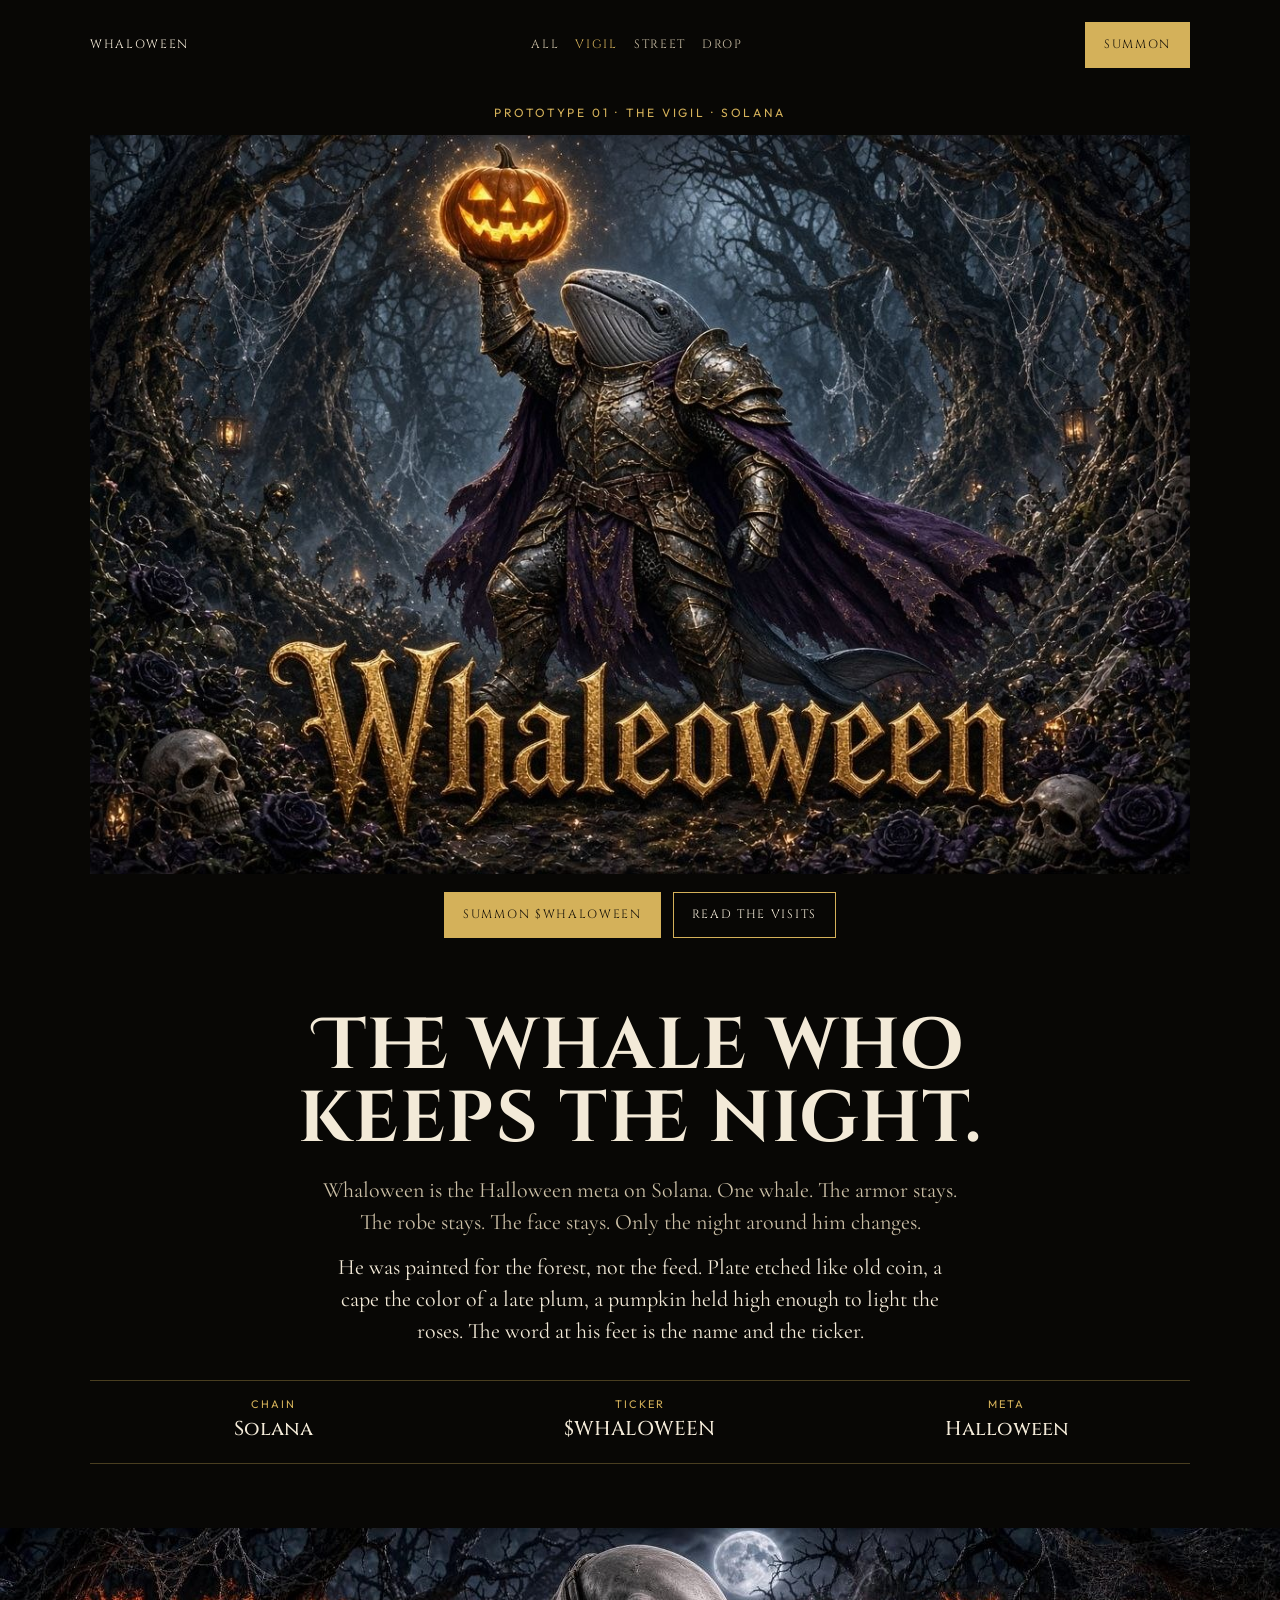
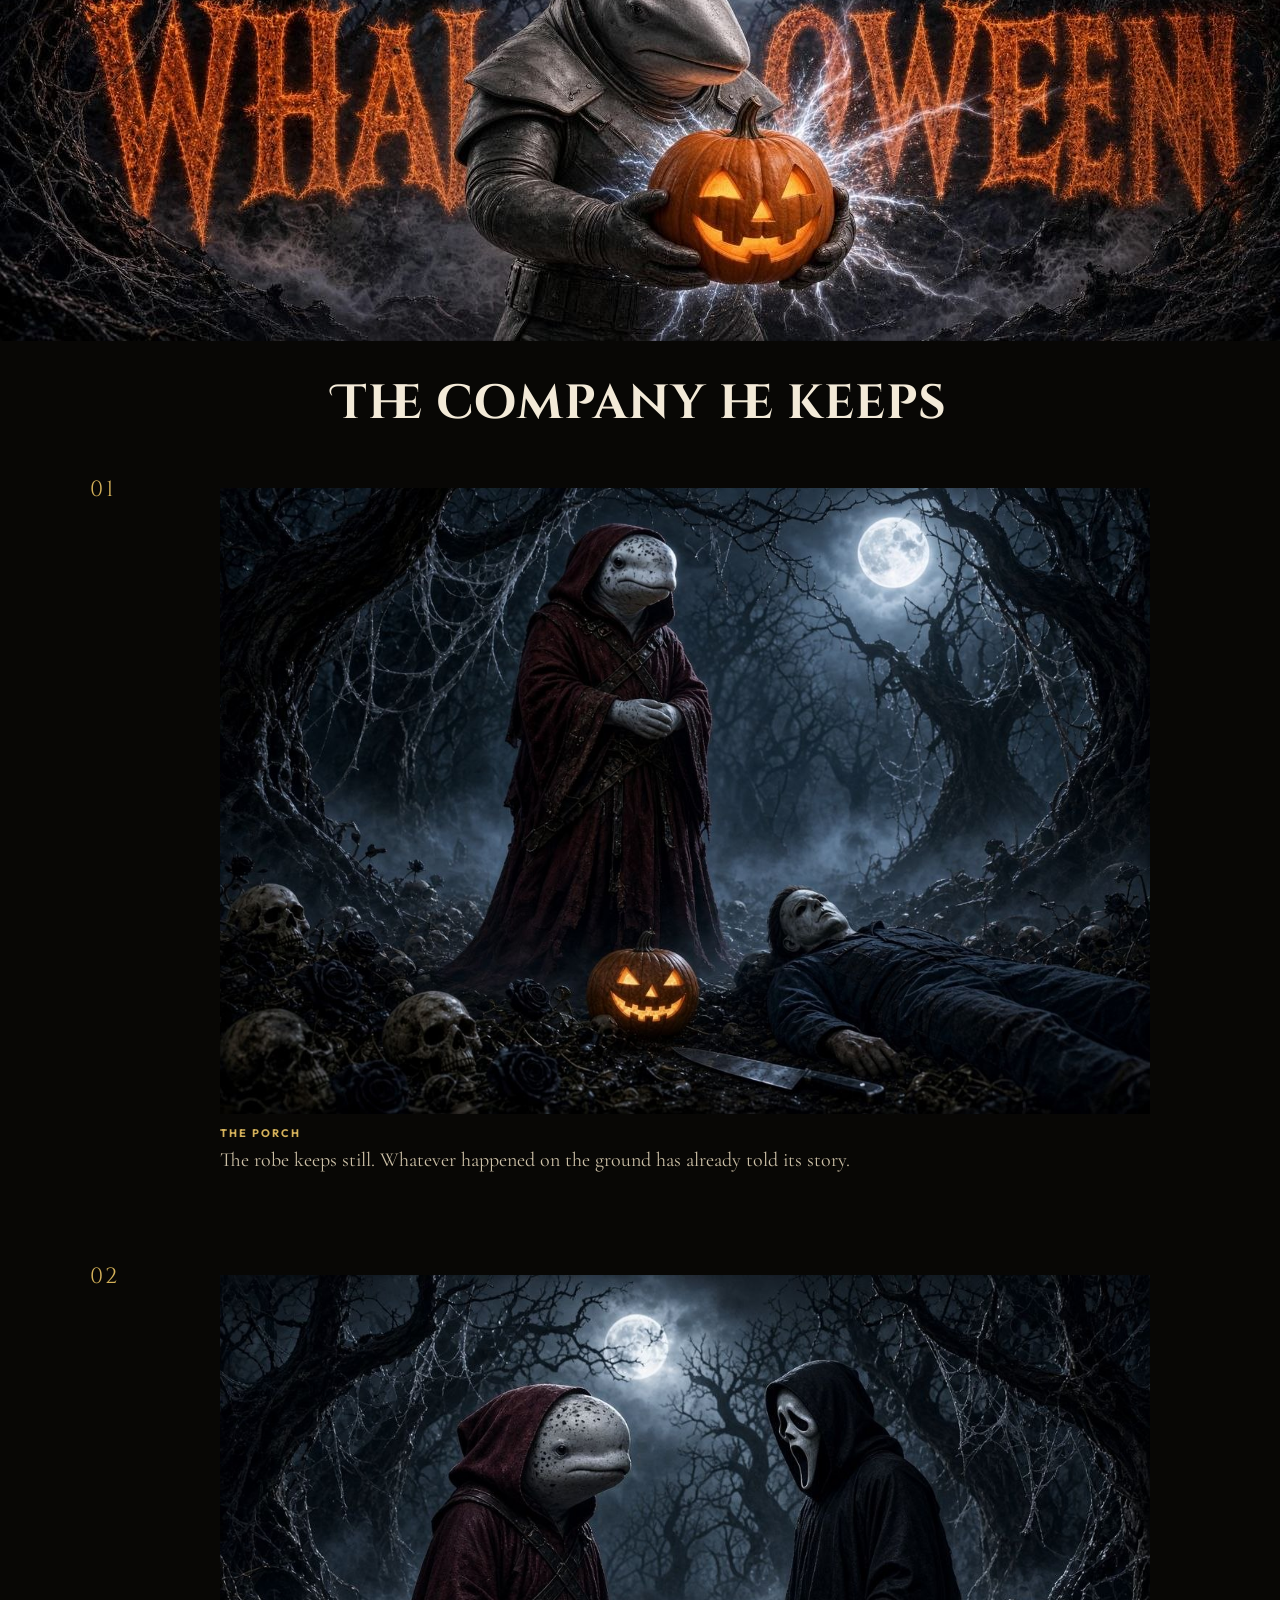
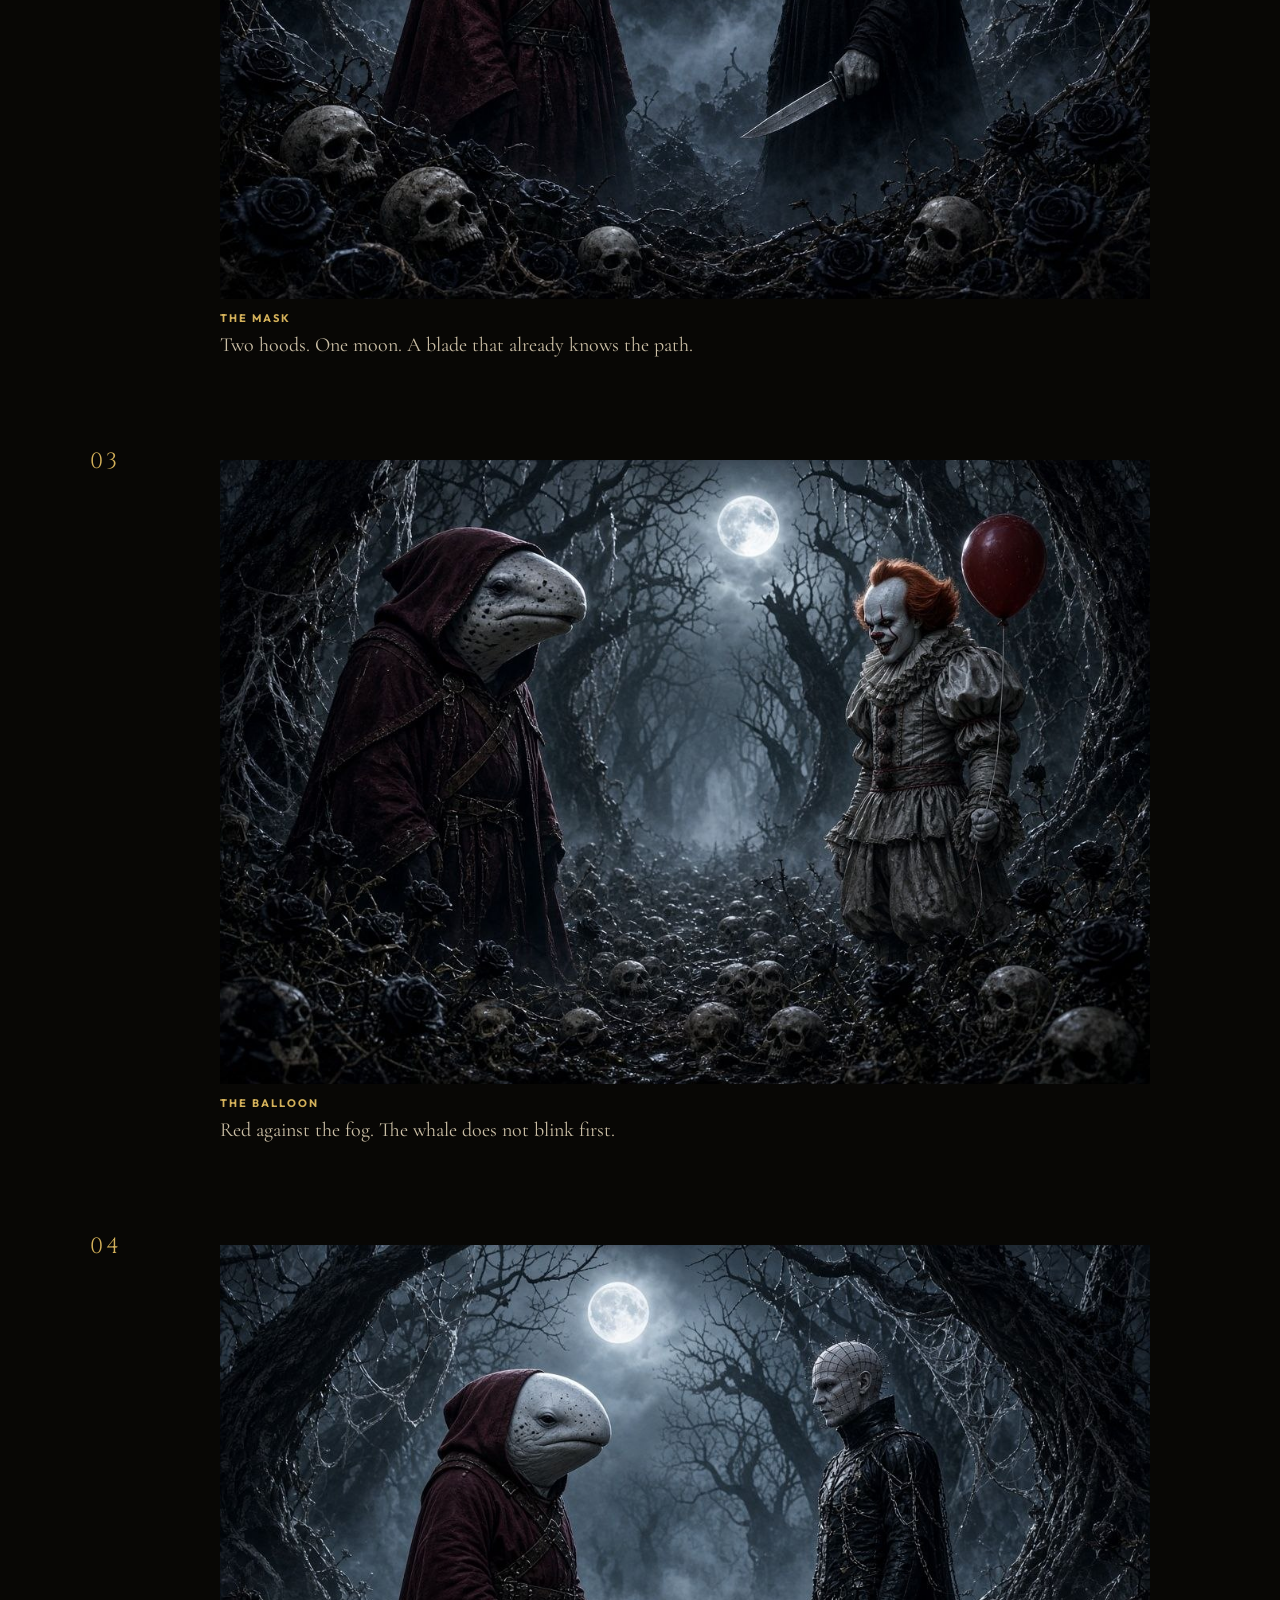
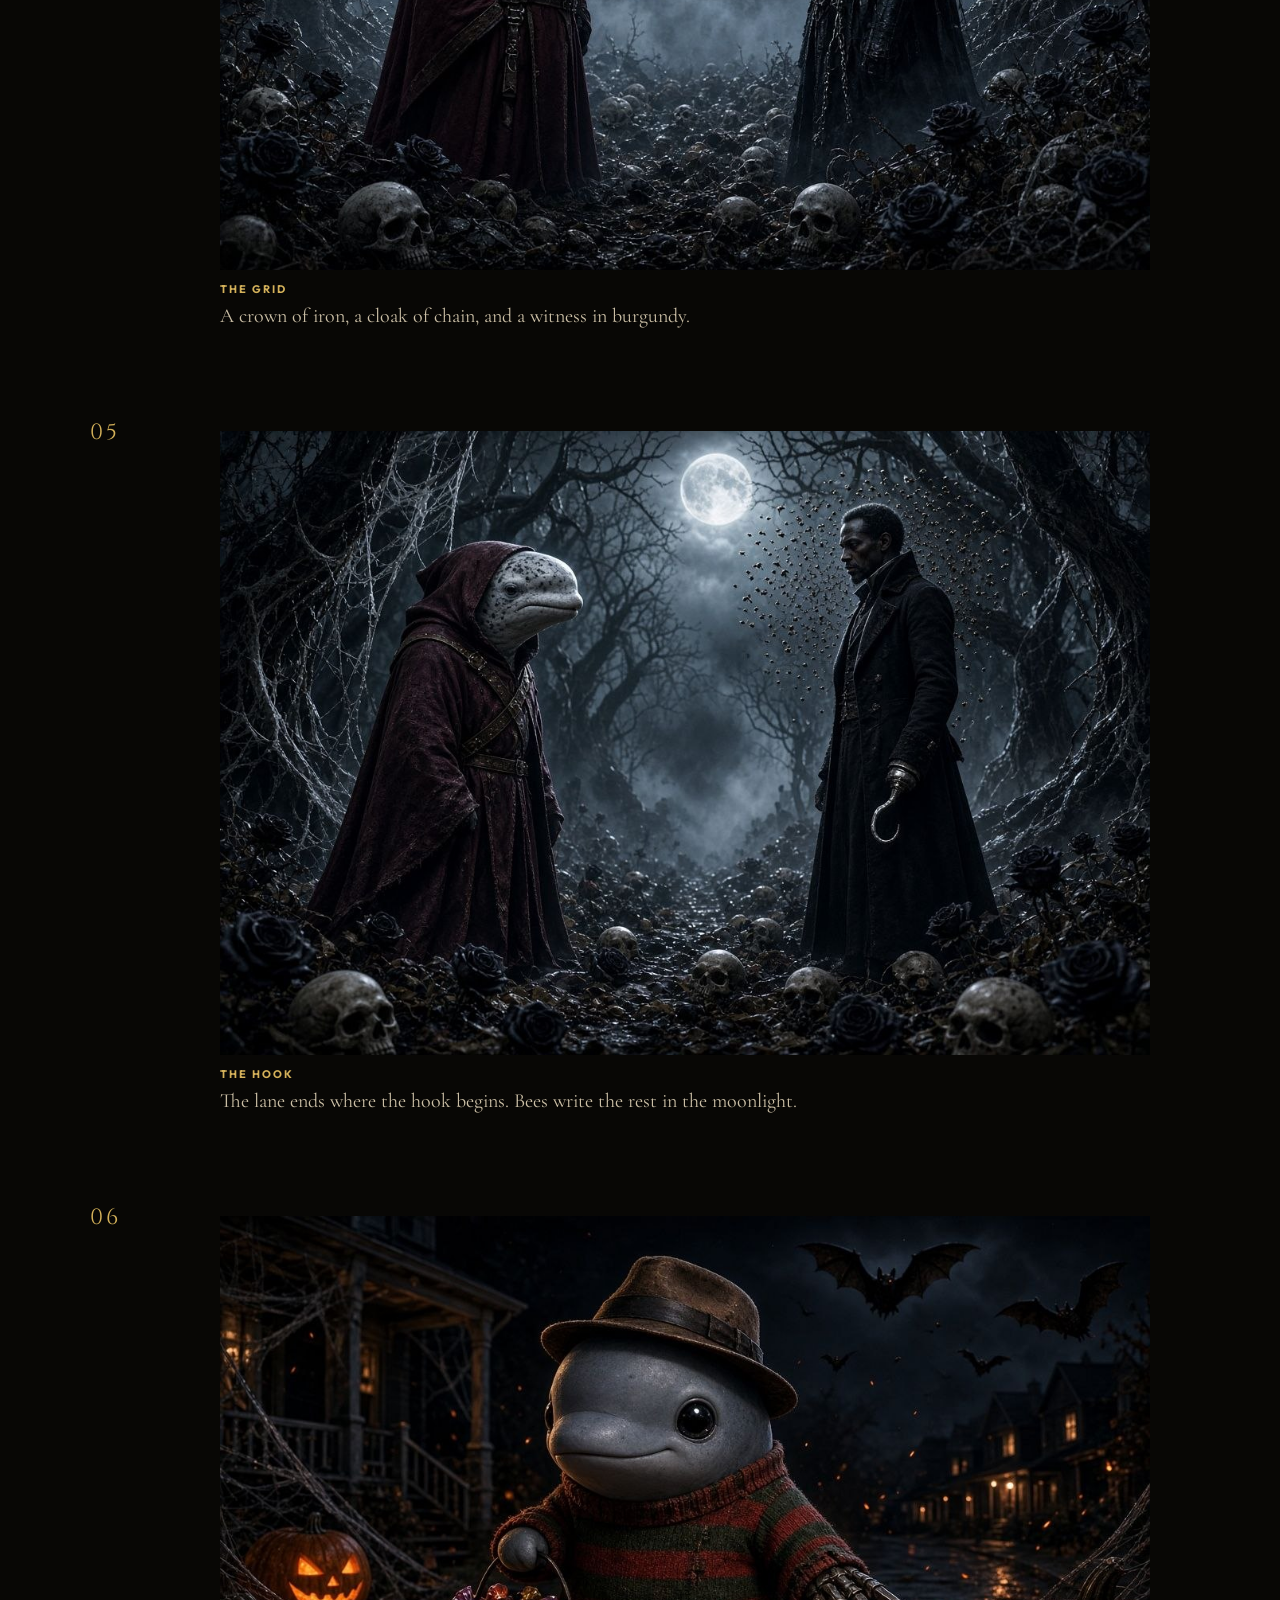
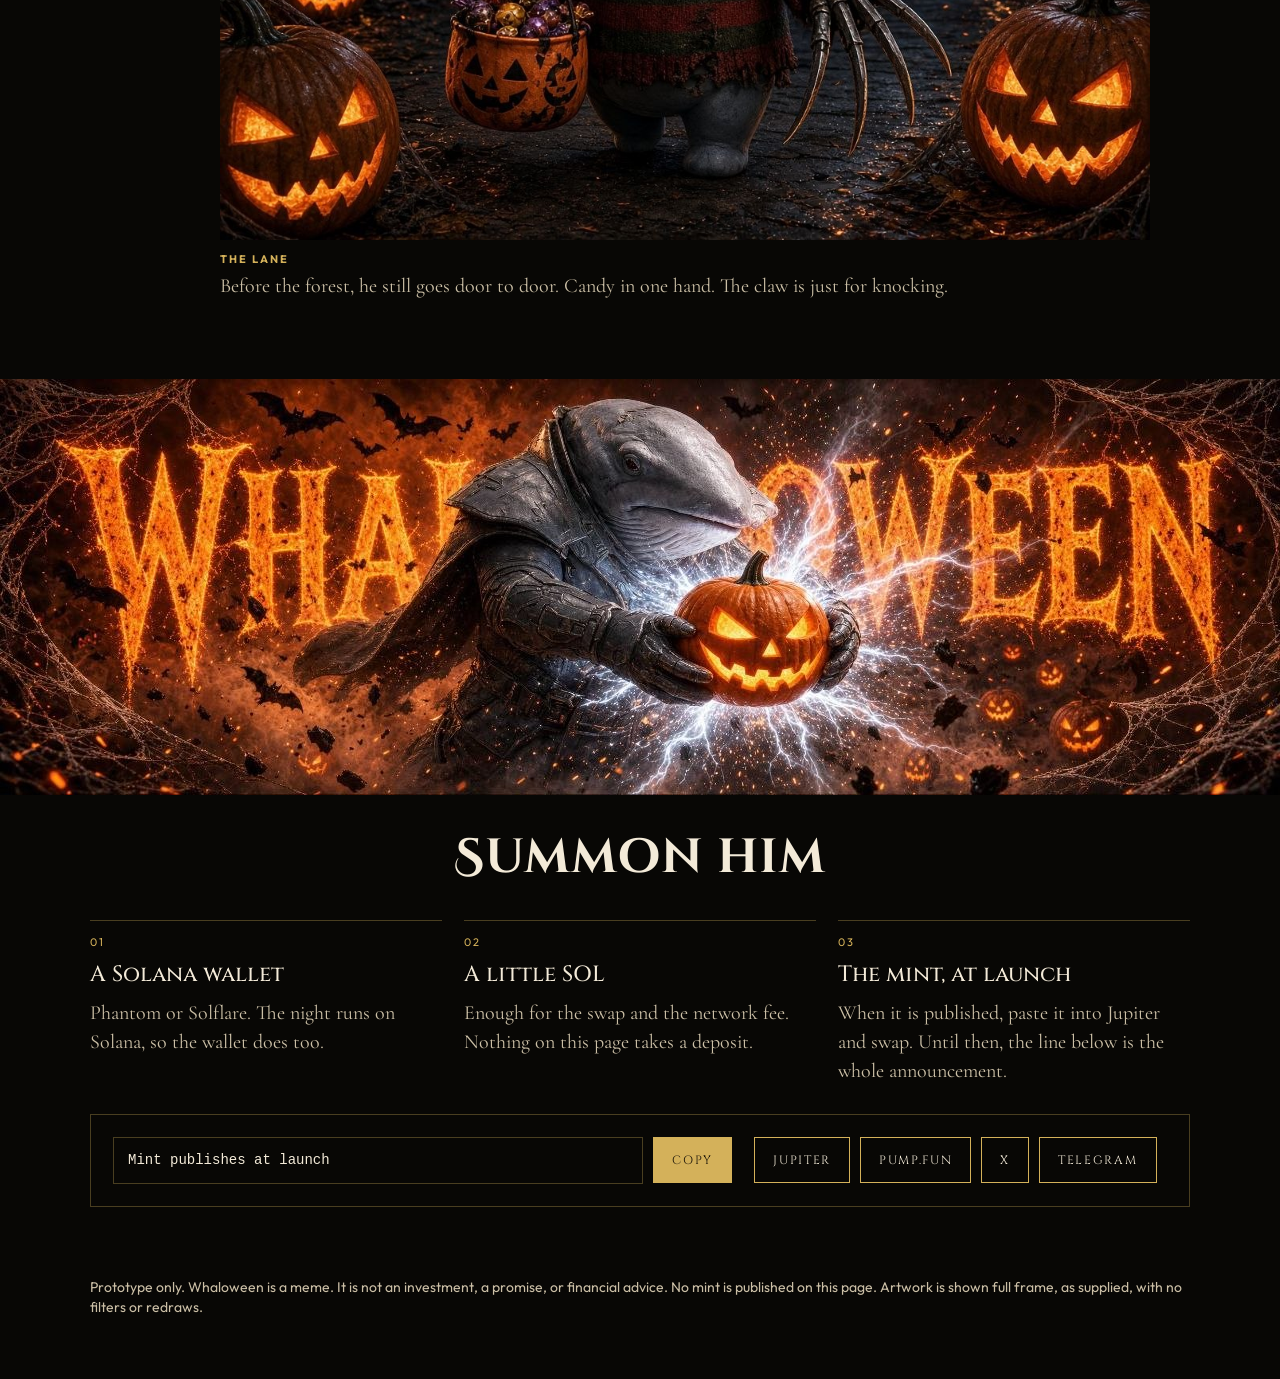
<file: vigil/index.html>
<!DOCTYPE html>
<html lang="en">
<head>
  <meta charset="utf-8">
  <meta name="viewport" content="width=device-width, initial-scale=1">
  <title>Whaloween — The Vigil</title>
  <meta name="description" content="Prototype lore page for Whaloween, a Halloween meta memecoin on Solana.">
  <meta name="theme-color" content="#080705">
  <link rel="icon" href="data:image/svg+xml,%3Csvg xmlns='http://www.w3.org/2000/svg' viewBox='0 0 32 32'%3E%3Crect width='32' height='32' fill='%23080705'/%3E%3Ctext x='16' y='23' text-anchor='middle' font-size='18' fill='%23d4b15a' font-family='Georgia'%3EW%3C/text%3E%3C/svg%3E">
  <link rel="preconnect" href="https://fonts.googleapis.com">
  <link rel="preconnect" href="https://fonts.gstatic.com" crossorigin>
  <link href="https://fonts.googleapis.com/css2?family=Cinzel+Decorative:wght@700&family=Cinzel:wght@500;700&family=Cormorant+Garamond:ital,wght@0,500;0,600;1,500&family=Outfit:wght@400;500;600&display=swap" rel="stylesheet">
  <style>
    :root {
      --bg: #080705;
      --cream: #f3ead8;
      --dim: #cbbfa6;
      --gold: #d4b15a;
      --gold-deep: #8d6a2e;
      --line: rgba(212, 177, 90, 0.32);
    }
    *, *::before, *::after { box-sizing: border-box; }
    html { scroll-behavior: smooth; }
    body {
      margin: 0;
      background:
        radial-gradient(900px 480px at 50% -8%, rgba(88, 42, 120, 0.2), transparent 58%),
        var(--bg);
      color: var(--cream);
      font-family: "Cormorant Garamond", Palatino, Georgia, serif;
      font-size: 22px;
      line-height: 1.45;
    }
    img { max-width: 100%; height: auto; display: block; background: #000; }
    a { color: inherit; }
    button, .btn { font: inherit; }
    :focus-visible { outline: 2px solid var(--gold); outline-offset: 3px; }
    ::selection { background: var(--gold); color: #1a1408; }
    .sr {
      position: absolute; width: 1px; height: 1px; padding: 0; margin: -1px;
      overflow: hidden; clip: rect(0, 0, 0, 0); white-space: nowrap; border: 0;
    }
    .top {
      display: flex;
      flex-wrap: wrap;
      align-items: center;
      justify-content: space-between;
      gap: 12px 22px;
      width: min(1100px, calc(100% - 32px));
      margin: 0 auto;
      padding: 22px 0 8px;
    }
    .brand, .switch a, .btn {
      font-family: Cinzel, Palatino, Georgia, serif;
      letter-spacing: 0.14em;
      text-transform: uppercase;
      font-size: 12px;
      text-decoration: none;
    }
    .switch { display: flex; flex-wrap: wrap; gap: 8px 16px; }
    .switch a { color: var(--dim); }
    .switch a[aria-current="page"] { color: var(--gold); }
    .btn {
      display: inline-flex;
      align-items: center;
      justify-content: center;
      min-height: 46px;
      padding: 0 18px;
      border: 1px solid var(--gold);
      background: var(--gold);
      color: #1a1408;
      cursor: pointer;
    }
    .btn.ghost { background: transparent; color: var(--cream); }
    .btn:hover { background: #f0d48a; }
    .btn.ghost:hover { background: rgba(212, 177, 90, 0.12); }
    .hero, .lore, .summon { width: min(1100px, calc(100% - 32px)); margin: 0 auto; }
    .eyebrow {
      margin: 28px 0 14px;
      text-align: center;
      font-family: Outfit, "Segoe UI", sans-serif;
      font-size: 12px;
      letter-spacing: 0.22em;
      text-transform: uppercase;
      color: var(--gold);
    }
    .hero img { width: 100%; height: auto; }
    .hero-actions {
      display: flex;
      flex-wrap: wrap;
      justify-content: center;
      gap: 12px;
      margin: 18px 0 10px;
    }
    .lore { margin-top: 72px; margin-bottom: 64px; text-align: center; }
    h1, h2 {
      font-family: "Cinzel Decorative", Cinzel, Palatino, serif;
      font-weight: 700;
      letter-spacing: 0.02em;
      text-wrap: balance;
    }
    h1 { margin: 0 0 18px; font-size: clamp(40px, 6vw, 72px); line-height: 1.02; }
    .lede { margin: 0 auto 18px; max-width: 38rem; color: var(--dim); }
    .lore p { margin: 0 auto 14px; max-width: 40rem; }
    .stats {
      list-style: none;
      display: grid;
      grid-template-columns: repeat(3, 1fr);
      gap: 0;
      margin: 32px 0 0;
      padding: 0;
      border-top: 1px solid var(--line);
      border-bottom: 1px solid var(--line);
    }
    .stats li { padding: 16px 8px 18px; }
    .stats span, .summon dt, figcaption strong, .step span {
      display: block;
      font-family: Outfit, "Segoe UI", sans-serif;
      font-size: 11px;
      letter-spacing: 0.18em;
      text-transform: uppercase;
      color: var(--gold);
    }
    .stats strong, .summon dd {
      font-family: Cinzel, serif;
      font-size: 20px;
      font-weight: 500;
    }
    .bleed { width: 100%; margin: 10px 0 28px; }
    .bleed img { width: 100%; height: auto; }
    .chapter {
      display: grid;
      grid-template-columns: 72px 1fr;
      gap: 18px;
      width: min(1100px, calc(100% - 32px));
      margin: 0 auto 56px;
    }
    .chapter .idx {
      margin: 0;
      padding-top: 8px;
      font-family: Cinzel, serif;
      color: var(--gold);
      letter-spacing: 0.14em;
    }
    figcaption { margin-top: 12px; color: var(--dim); font-size: 20px; }
    figcaption strong { margin-bottom: 4px; }
    h2 {
      width: min(1100px, calc(100% - 32px));
      margin: 20px auto 28px;
      font-size: clamp(32px, 4vw, 48px);
      text-align: center;
    }
    .summon { margin-bottom: 48px; }
    .steps {
      display: grid;
      grid-template-columns: repeat(3, 1fr);
      gap: 22px;
      margin: 0 0 28px;
    }
    .step {
      margin: 0;
      padding-top: 14px;
      border-top: 1px solid var(--line);
    }
    .step strong { display: block; margin: 8px 0; font-family: Cinzel, serif; font-size: 22px; font-weight: 500; }
    .step p { margin: 0; color: var(--dim); font-size: 20px; }
    .panel {
      display: grid;
      grid-template-columns: 1.2fr 0.8fr;
      gap: 22px;
      align-items: center;
      padding: 22px;
      border: 1px solid var(--line);
    }
    .mint {
      display: flex;
      flex-wrap: wrap;
      gap: 10px;
      align-items: center;
    }
    .mint code {
      flex: 1 1 220px;
      padding: 12px 14px;
      border: 1px solid var(--line);
      color: var(--cream);
      font-family: Consolas, "Cascadia Mono", monospace;
      font-size: 14px;
    }
    .doors { display: flex; flex-wrap: wrap; gap: 10px; }
    footer {
      width: min(1100px, calc(100% - 32px));
      margin: 0 auto;
      padding: 8px 0 48px;
      color: var(--dim);
      font-family: Outfit, "Segoe UI", sans-serif;
      font-size: 14px;
    }
    .toast:not([hidden]) {
      display: block;
      position: fixed;
      bottom: 18px;
      left: 50%;
      transform: translateX(-50%);
      z-index: 5;
      padding: 12px 16px;
      background: var(--cream);
      color: #1a1408;
      font-family: Outfit, sans-serif;
      font-size: 14px;
    }
    @media (max-width: 800px) {
      .stats, .steps, .panel, .chapter { grid-template-columns: 1fr; }
      .chapter .idx { padding-top: 0; }
      body { font-size: 20px; }
    }
    @media (prefers-reduced-motion: reduce) {
      html { scroll-behavior: auto; }
    }
  </style>
</head>
<body>
  <header class="top">
    <a class="brand" href="../index.html">Whaloween</a>
    <nav class="switch" aria-label="Prototypes">
      <a href="../index.html">All</a>
      <a href="../vigil/" aria-current="page">Vigil</a>
      <a href="../street/">Street</a>
      <a href="../drop/">Drop</a>
    </nav>
    <a class="btn" href="#summon">Summon</a>
  </header>

  <main>
    <p class="eyebrow">Prototype 01 · The Vigil · Solana</p>
    <section class="hero">
      <img src="../assets/knight.jpg" width="1168" height="784" alt="A grey whale in engraved plate armor and a purple cape raises a glowing jack-o-lantern in a dark forest of twisted trees, spiderwebs, skulls, and black roses. The gold word Whaloween sits across the bottom.">
      <div class="hero-actions">
        <a class="btn" href="#summon">Summon $WHALOWEEN</a>
        <a class="btn ghost" href="#company">Read the visits</a>
      </div>
    </section>

    <section class="lore">
      <h1>The whale who keeps the night.</h1>
      <p class="lede">Whaloween is the Halloween meta on Solana. One whale. The armor stays. The robe stays. The face stays. Only the night around him changes.</p>
      <p>He was painted for the forest, not the feed. Plate etched like old coin, a cape the color of a late plum, a pumpkin held high enough to light the roses. The word at his feet is the name and the ticker.</p>
      <ul class="stats">
        <li><span>Chain</span><strong>Solana</strong></li>
        <li><span>Ticker</span><strong>$WHALOWEEN</strong></li>
        <li><span>Meta</span><strong>Halloween</strong></li>
      </ul>
    </section>

    <figure class="bleed">
      <img src="../assets/banner-moon.jpg" width="1280" height="413" alt="A grey whale in dark armor holds a glowing jack-o-lantern in front of the word WHALOWEEN written in fire, with a full moon and bare trees behind.">
    </figure>

    <h2 id="company">The company he keeps</h2>

    <article class="chapter">
      <p class="idx">01</p>
      <figure>
        <img src="../assets/porch.jpg" width="1280" height="861" alt="A white whale in a deep red hooded robe stands in a moonlit forest of skulls and black roses, beside a fallen figure in a pale mask and dark coveralls. A glowing jack-o-lantern and a knife lie on the ground.">
        <figcaption><strong>The porch</strong>The robe keeps still. Whatever happened on the ground has already told its story.</figcaption>
      </figure>
    </article>
    <article class="chapter">
      <p class="idx">02</p>
      <figure>
        <img src="../assets/mask.jpg" width="1168" height="784" alt="A white whale in a deep red hooded robe faces a figure in a black hood and a screaming white mask holding a knife, in a moonlit forest ringed with skulls and black roses.">
        <figcaption><strong>The mask</strong>Two hoods. One moon. A blade that already knows the path.</figcaption>
      </figure>
    </article>
    <article class="chapter">
      <p class="idx">03</p>
      <figure>
        <img src="../assets/balloon.jpg" width="1168" height="784" alt="A white whale in a deep red hooded robe faces a clown in a silver costume holding a red balloon, in a moonlit forest carpeted with skulls and black roses.">
        <figcaption><strong>The balloon</strong>Red against the fog. The whale does not blink first.</figcaption>
      </figure>
    </article>
    <article class="chapter">
      <p class="idx">04</p>
      <figure>
        <img src="../assets/grid.jpg" width="1168" height="784" alt="A white whale in a deep red hooded robe faces a pale figure in a black coat laced with pins and chains, under a full moon in a forest of skulls and black roses.">
        <figcaption><strong>The grid</strong>A crown of iron, a cloak of chain, and a witness in burgundy.</figcaption>
      </figure>
    </article>
    <article class="chapter">
      <p class="idx">05</p>
      <figure>
        <img src="../assets/hook.jpg" width="1168" height="784" alt="A white whale in a deep red hooded robe faces a man in a long black coat with a hook for a hand and a swarm of bees, in a moonlit forest of skulls and black roses.">
        <figcaption><strong>The hook</strong>The lane ends where the hook begins. Bees write the rest in the moonlight.</figcaption>
      </figure>
    </article>

    <article class="chapter">
      <p class="idx">06</p>
      <figure>
        <img src="../assets/street.jpg" width="1168" height="784" alt="A small grey whale in a brown fedora and a torn red-and-green striped sweater walks a wet Halloween street, holding a pumpkin bucket of candy, with a metal claw on the other hand.">
        <figcaption><strong>The lane</strong>Before the forest, he still goes door to door. Candy in one hand. The claw is just for knocking.</figcaption>
      </figure>
    </article>

    <figure class="bleed">
      <img src="../assets/banner-fire.jpg" width="1280" height="416" alt="A grey whale in dark armor holds a jack-o-lantern crackling with lightning in front of the word WHALOWEEN written in fire, framed by spiderwebs, bats, and floating pumpkins.">
    </figure>

    <section class="summon" id="summon">
      <h2>Summon him</h2>
      <div class="steps">
        <article class="step">
          <span>01</span>
          <strong>A Solana wallet</strong>
          <p>Phantom or Solflare. The night runs on Solana, so the wallet does too.</p>
        </article>
        <article class="step">
          <span>02</span>
          <strong>A little SOL</strong>
          <p>Enough for the swap and the network fee. Nothing on this page takes a deposit.</p>
        </article>
        <article class="step">
          <span>03</span>
          <strong>The mint, at launch</strong>
          <p>When it is published, paste it into Jupiter and swap. Until then, the line below is the whole announcement.</p>
        </article>
      </div>
      <div class="panel">
        <div class="mint">
          <code>Mint publishes at launch</code>
          <button class="btn" type="button" data-copy="Whaloween ($WHALOWEEN) on Solana. Mint publishes at launch.">Copy</button>
        </div>
        <div class="doors">
          <a class="btn ghost" href="https://jup.ag" target="_blank" rel="noopener noreferrer">Jupiter<span class="sr"> (opens in a new tab)</span></a>
          <a class="btn ghost" href="https://pump.fun" target="_blank" rel="noopener noreferrer">Pump.fun<span class="sr"> (opens in a new tab)</span></a>
          <a class="btn ghost" href="#soon-x" data-soon="The X account opens at launch.">X</a>
          <a class="btn ghost" href="#soon-tg" data-soon="Telegram opens at launch.">Telegram</a>
        </div>
      </div>
    </section>
  </main>

  <footer>
    <p>Prototype only. Whaloween is a meme. It is not an investment, a promise, or financial advice. No mint is published on this page. Artwork is shown full frame, as supplied, with no filters or redraws.</p>
  </footer>
  <div class="toast" id="toast" role="status" hidden></div>
  <script>
    (function () {
      var toast = document.getElementById("toast");
      var timer;
      function ping(message) {
        toast.textContent = message;
        toast.hidden = false;
        clearTimeout(timer);
        timer = setTimeout(function () { toast.hidden = true; }, 2600);
      }
      function fallback(text) {
        var area = document.createElement("textarea");
        area.value = text;
        area.setAttribute("readonly", "");
        area.style.position = "fixed";
        area.style.left = "-9999px";
        document.body.appendChild(area);
        area.select();
        var ok = false;
        try { ok = document.execCommand("copy"); } catch (e) { ok = false; }
        document.body.removeChild(area);
        return ok ? Promise.resolve() : Promise.reject();
      }
      function copyText(text) {
        if (navigator.clipboard && navigator.clipboard.writeText) {
          return navigator.clipboard.writeText(text).catch(function () { return fallback(text); });
        }
        return fallback(text);
      }
      document.querySelectorAll("[data-copy]").forEach(function (btn) {
        btn.addEventListener("click", function () {
          copyText(btn.getAttribute("data-copy")).then(function () {
            ping("Copied. The mint is not live yet.");
          }, function () {
            ping(btn.getAttribute("data-copy"));
          });
        });
      });
      document.querySelectorAll("[data-soon]").forEach(function (btn) {
        btn.addEventListener("click", function (event) {
          event.preventDefault();
          ping(btn.getAttribute("data-soon"));
        });
      });
    })();
  </script>
</body>
</html>
</file>
<file: play/game.css>
:root {
  --bg: #070b16;
  --fg: #f3fbff;
  --cream: #f3fbff;
  --muted: #c5e7f4;
  --gold: #5ef0e4;
  --accent: #ff8a1e;
  --ink: #140804;
  --line: rgba(94, 240, 228, 0.42);
  --pumpkin: #e07a22;
  --candy: #f0d7a2;
  --curse: #d45b6a;
  --font-display: Fraunces, Georgia, serif;
  --font-body: Outfit, "Segoe UI", sans-serif;
  --ease: cubic-bezier(0.2, 0.7, 0.2, 1);
  --pad: max(20px, env(safe-area-inset-left));
  --pad-r: max(20px, env(safe-area-inset-right));
}

*, *::before, *::after { box-sizing: border-box; }

html {
  -webkit-text-size-adjust: 100%;
  text-size-adjust: 100%;
  background: var(--bg);
}

body {
  margin: 0;
  background: transparent;
  color: var(--cream);
  font-family: var(--font-body);
  font-size: 17px;
  line-height: 1.5;
  -webkit-font-smoothing: antialiased;
}
body::before {
  content: "";
  position: fixed;
  inset: 0;
  z-index: 0;
  background:
    linear-gradient(180deg, rgba(5, 8, 18, 0.22) 0%, rgba(5, 8, 18, 0.08) 42%, rgba(5, 8, 18, 0.34) 100%),
    url("../assets/main-bg.jpg") center center / cover no-repeat;
  pointer-events: none;
}

a { color: inherit; }
:focus-visible { outline: 2px solid var(--gold); outline-offset: 3px; }
::selection { background: var(--cream); color: var(--ink); }

.sr {
  position: absolute;
  width: 1px;
  height: 1px;
  padding: 0;
  margin: -1px;
  overflow: hidden;
  clip: rect(0, 0, 0, 0);
  white-space: nowrap;
  border: 0;
}

.fall {
  position: fixed;
  inset: 0;
  z-index: 0;
  width: 100%;
  height: 100%;
  pointer-events: none;
  overflow: hidden;
  contain: paint;
}
.page {
  position: relative;
  z-index: 1;
  width: min(1120px, calc(100% - var(--pad) - var(--pad-r)));
  margin: 0 auto;
}

header {
  display: flex;
  align-items: center;
  justify-content: space-between;
  gap: 16px 24px;
  padding: max(14px, env(safe-area-inset-top)) 0 14px;
  border-bottom: 1px solid var(--line);
}

.brand {
  display: inline-flex;
  align-items: center;
  gap: 10px;
  min-width: 0;
  font-family: Outfit, "Segoe UI", sans-serif;
  font-weight: 700;
  font-size: 14px;
  letter-spacing: 0.16em;
  text-transform: uppercase;
  text-decoration: none;
  color: inherit;
}
.brand img.brand-mark {
  width: 40px;
  height: 40px;
  max-width: 40px;
  flex: 0 0 auto;
  object-fit: contain;
  background: transparent;
  border: 1px solid var(--line);
}
.brand-word {
  width: auto;
  height: 46px;
  max-width: min(220px, 42vw);
  object-fit: contain;
  object-position: left center;
  background: transparent;
  border: 0;
}

.nav { display: flex; flex-wrap: wrap; gap: 8px; }

.btn {
  display: inline-flex;
  align-items: center;
  justify-content: center;
  min-width: 48px;
  min-height: 48px;
  padding: 0 16px;
  border: 1px solid var(--line);
  border-radius: 999px;
  background: var(--cream);
  color: var(--ink);
  font-family: var(--font-body);
  font-size: 14px;
  font-weight: 500;
  letter-spacing: 0.01em;
  text-decoration: none;
  cursor: pointer;
  touch-action: manipulation;
  -webkit-tap-highlight-color: transparent;
}

.nav .btn,
.btn-ghost {
  background: transparent;
  color: var(--cream);
}

.btn:hover { border-color: var(--cream); }
.nav .btn:hover,
.btn-ghost:hover { border-color: var(--cream); }
.btn:active { background: rgba(246, 241, 232, 0.08); }

.section-head { max-width: 36rem; padding-bottom: 18px; }
.eyebrow {
  margin: 0;
  color: var(--gold);
  font-size: 12px;
  font-weight: 500;
  letter-spacing: 0.22em;
  text-transform: uppercase;
}
.section-head h1,
.game-panel h2 {
  margin: 8px 0 0;
  font-family: var(--font-display);
  font-weight: 460;
  letter-spacing: -0.03em;
}
.section-head h1 {
  font-size: clamp(40px, 6vw, 64px);
  line-height: 0.95;
}
.section-head p:last-child {
  margin: 12px 0 0;
  color: var(--muted);
}
.device-best {
  margin: 10px 0 0;
  color: var(--muted);
  font-size: 15px;
}
.device-best [data-best] {
  color: var(--gold);
  font-weight: 700;
  font-variant-numeric: tabular-nums;
}
.device-best-new {
  margin-left: 0.35rem;
  color: var(--ember);
  font-size: 12px;
  font-weight: 700;
  letter-spacing: 0.12em;
  text-transform: uppercase;
}
.device-best-new[hidden] { display: none; }
.device-best-share { margin: 0 0 0.85rem; }

footer {
  border-top: 1px solid var(--line);
  margin-top: 28px;
  padding: 20px 0 calc(28px + env(safe-area-inset-bottom));
  color: var(--muted);
  font-size: 13px;
}
footer p { margin: 0; max-width: 46rem; overflow-wrap: anywhere; }

.game-section { overscroll-behavior: contain; }
.game-shell { display: grid; gap: 0.85rem; }

.game-stage {
  position: relative;
  border: 1px solid var(--line);
  background:
    radial-gradient(ellipse 50% 40% at 80% 10%, rgba(127, 212, 203, 0.16), transparent 55%),
    linear-gradient(180deg, #0c2430 0%, #07141c 100%);
  overflow: hidden;
  aspect-ratio: 900 / 560;
  touch-action: none;
  -webkit-tap-highlight-color: transparent;
  transform: translateZ(0);
  contain: layout paint;
}

#game {
  display: block;
  width: 100%;
  height: 100%;
  touch-action: none;
  outline: none;
  -webkit-user-select: none;
  user-select: none;
}

.game-overlay {
  position: absolute;
  inset: 0;
  z-index: 6;
  display: grid;
  place-items: center;
  align-content: center;
  padding: 0.75rem 1rem;
  overflow-y: auto;
  -webkit-overflow-scrolling: touch;
  background: linear-gradient(180deg, rgba(7, 20, 28, 0.72), rgba(7, 20, 28, 0.88));
}

.game-overlay[hidden],
.game-panel[hidden],
.game-hud[hidden],
.game-touch-hint[hidden],
.game-pause-btn[hidden] { display: none !important; }

.game-panel {
  width: min(420px, 100%);
  text-align: center;
  animation: game-panel-in 0.55s var(--ease) both;
}

.game-panel-start {
  width: min(520px, 100%);
}

.game-panel h2 {
  margin: 0.2rem 0 0.45rem;
  font-size: clamp(1.4rem, 3.5vw, 1.9rem);
}

.game-brand {
  margin: 0;
  font-family: var(--font-display);
  font-weight: 560;
  font-size: clamp(1.3rem, 3vw, 1.7rem);
  letter-spacing: 0.08em;
  color: var(--gold);
}

.worlds {
  display: flex;
  flex-wrap: wrap;
  justify-content: center;
  gap: 6px 14px;
  list-style: none;
  margin: 0 0 0.85rem;
  padding: 0;
  color: var(--gold);
  font-size: 0.72rem;
  font-weight: 700;
  letter-spacing: 0.12em;
  text-transform: uppercase;
}
.game-lede {
  margin: 0 auto 0.7rem;
  max-width: 34ch;
  color: var(--muted);
  font-size: 0.95rem;
}

.char-pick { display: grid; gap: 0.4rem; margin: 0 0 0.85rem; }
.char-pick-label {
  margin: 0;
  color: var(--muted);
  font-size: 0.7rem;
  font-weight: 700;
  letter-spacing: 0.1em;
  text-transform: uppercase;
}

.char-pick-grid {
  display: grid;
  grid-template-columns: repeat(2, minmax(0, 1fr));
  gap: 0.45rem;
}

.char-option {
  appearance: none;
  border: 1px solid rgba(246, 241, 232, 0.14);
  background: #0c2430;
  color: var(--fg);
  min-height: 48px;
  padding: 0.55rem 0.35rem 0.5rem;
  cursor: pointer;
  display: grid;
  gap: 0.35rem;
  justify-items: center;
  border-radius: 12px;
  font-family: var(--font-body);
  -webkit-tap-highlight-color: transparent;
}

.char-option img {
  width: 78px;
  height: 86px;
  object-fit: contain;
  object-position: center bottom;
}
.char-option span {
  font-size: 0.68rem;
  font-weight: 700;
  letter-spacing: 0.04em;
  text-transform: uppercase;
  color: var(--muted);
  line-height: 1.2;
}

.whale-mark {
  width: 76px;
  height: 40px;
  border-radius: 40px 46px 34px 30px;
  background: #8d9198;
  position: relative;
  text-transform: none !important;
  letter-spacing: 0 !important;
  font-size: 0 !important;
}

.whale-mark::before {
  content: "";
  position: absolute;
  left: -8px;
  top: 10px;
  width: 16px;
  height: 18px;
  background: inherit;
  clip-path: polygon(100% 20%, 0 0, 18% 50%, 0 100%, 100% 75%);
}

.whale-mark::after {
  content: "";
  position: absolute;
  left: 18px;
  top: -8px;
  width: 28px;
  height: 10px;
  background: #5c3a22;
  border-radius: 8px 10px 2px 2px;
}

.whale-mark[data-look="vigil"] { background: #f4f0e6; }
.whale-mark[data-look="vigil"]::after {
  left: 14px;
  top: -10px;
  width: 34px;
  height: 16px;
  background: #6e2433;
  border-radius: 16px 16px 4px 4px;
}

.whale-mark[data-look="knight"] { background: #2a2e36; }
.whale-mark[data-look="knight"]::after {
  left: -2px;
  top: 4px;
  width: 18px;
  height: 28px;
  background: #3d245c;
  border-radius: 10px 2px 12px 4px;
  box-shadow: inset 0 0 0 8px transparent, 22px 6px 0 -4px #e07a22;
}

.char-option.is-active {
  border-color: var(--gold);
  background: rgba(196, 165, 116, 0.1);
}

.char-option.is-active span { color: var(--fg); }

.char-pick-name {
  margin: 0;
  font-family: var(--font-display);
  font-size: 1.05rem;
  color: var(--gold);
  min-height: 1.25em;
}

.game-scoreline {
  margin: 0 0 0.35rem;
  font-size: clamp(1.4rem, 3.5vw, 1.9rem);
  font-weight: 700;
  color: var(--candy);
}

.game-best { margin: 0 0 0.65rem; color: var(--muted); }
.game-best span { color: var(--gold); font-weight: 700; }

.score-share-panel {
  margin-top: 0.85rem;
  padding: 16px 16px 18px;
  border: 1px solid var(--line);
  background: rgba(6, 32, 39, 0.55);
  text-align: center;
  scroll-margin-top: 16px;
}
.score-share-panel[hidden] { display: none; }
.score-card {
  display: block;
  width: min(280px, 100%);
  height: auto;
  margin: 0 auto 0.85rem;
  object-fit: contain;
  background: #062027;
  border: 1px solid var(--line);
}
.score-card[hidden] { display: none; }
.score-name {
  display: block;
  margin: 0 auto 6px;
  color: var(--gold);
  font-size: 12px;
  font-weight: 700;
  letter-spacing: 0.16em;
  text-transform: uppercase;
}
#score-name {
  display: block;
  width: min(420px, 100%);
  min-height: 48px;
  margin: 0 auto;
  padding: 0 14px;
  border: 1px solid var(--line);
  border-radius: 999px;
  background: rgba(7, 20, 28, 0.8);
  color: var(--cream);
  font-family: inherit;
  font-size: 16px;
  text-align: center;
}
#score-name::placeholder { color: var(--muted); }
.score-tags {
  margin: 0.75rem 0 0.55rem;
  color: var(--gold);
  font-size: 14px;
  line-height: 1.4;
  overflow-wrap: anywhere;
}
.score-steps {
  margin: 0 auto 0.75rem;
  max-width: 26rem;
  color: var(--cream);
  font-size: 16px;
  font-weight: 500;
  line-height: 1.4;
}
.score-share {
  display: grid;
  gap: 0.65rem;
  width: min(420px, 100%);
  margin: 0 auto;
}
.score-share .btn {
  width: 100%;
  min-height: 52px;
  font-size: 16px;
  font-weight: 700;
}
.score-share .btn-share {
  background: transparent;
  color: var(--cream);
  border-color: var(--gold);
}
.score-share-note {
  margin: 0.65rem 0 0;
  min-height: 0;
  color: var(--muted);
  font-size: 0.84rem;
}

.game-hint, .game-touch-hint {
  margin: 0.85rem 0 0;
  color: var(--muted);
  font-size: 0.88rem;
}

.game-hud {
  position: absolute;
  top: 0.55rem;
  left: 50%;
  transform: translateX(-50%);
  z-index: 4;
  display: flex;
  flex-wrap: wrap;
  justify-content: center;
  gap: 0.35rem 0.55rem;
  width: min(calc(100% - 11rem), 460px);
  padding: 0.35rem 0.5rem;
  border: 1px solid rgba(196, 165, 116, 0.28);
  background: rgba(12, 11, 10, 0.72);
  pointer-events: none;
  user-select: none;
}

.game-hud-item { display: grid; gap: 0.05rem; justify-items: center; min-width: 2.6rem; }
.game-hud-label {
  color: var(--muted);
  font-size: 0.58rem;
  font-weight: 700;
  letter-spacing: 0.06em;
  text-transform: uppercase;
  line-height: 1;
}
.game-hud-value {
  font-size: 0.95rem;
  font-weight: 800;
  color: var(--gold);
  font-variant-numeric: tabular-nums;
  line-height: 1.15;
}
.game-hud-lives { color: var(--curse); letter-spacing: 0.04em; font-size: 0.88rem; }
.game-hud-value.is-hot { color: var(--pumpkin); }
.game-hud-value.is-urgent { color: var(--curse); }
.game-hud-power-val {
  font-size: 0.78rem !important;
  color: #d7c4a3;
  max-width: 9ch;
  overflow: hidden;
  text-overflow: ellipsis;
  white-space: nowrap;
}

.game-dock {
  display: flex;
  align-items: center;
  justify-content: flex-end;
  gap: 0.5rem;
}
.game-pause-btn,
.game-quality {
  z-index: 5;
  appearance: none;
  border: 1px solid rgba(196, 165, 116, 0.4);
  background: rgba(12, 11, 10, 0.72);
  color: var(--cream);
  font-family: var(--font-body);
  font-size: 0.72rem;
  font-weight: 700;
  letter-spacing: 0.06em;
  text-transform: uppercase;
  min-height: 48px;
  min-width: 48px;
  padding: 0 0.85rem;
  cursor: pointer;
  touch-action: manipulation;
  -webkit-tap-highlight-color: transparent;
}

.game-pause-btn { margin-right: auto; }
.game-audio {
  display: flex;
  justify-content: flex-end;
  gap: 0.35rem;
}
.game-mute,
.game-music {
  appearance: none;
  border: 1px solid rgba(196, 165, 116, 0.4);
  background: rgba(12, 11, 10, 0.72);
  color: var(--cream);
  font-family: var(--font-body);
  font-size: 0.58rem;
  font-weight: 700;
  letter-spacing: 0.04em;
  text-transform: uppercase;
  min-height: 24px;
  padding: 0 0.4rem;
  cursor: pointer;
  touch-action: manipulation;
  -webkit-tap-highlight-color: transparent;
}
.game-music[aria-pressed="true"] {
  color: var(--gold);
  border-color: var(--gold);
}
.game-quality {
  position: absolute;
  bottom: 0.45rem;
  right: 0.45rem;
  min-height: 40px;
  font-size: 0.62rem;
  opacity: 0.85;
}
.game-mute[aria-pressed="true"] { color: var(--muted); }

.game-pause-actions {
  display: grid;
  gap: 0.65rem;
  justify-items: center;
}
.game-pause-actions .btn { min-width: min(220px, 100%); }

@keyframes game-panel-in {
  from { opacity: 0; transform: translateY(12px); }
  to { opacity: 1; transform: translateY(0); }
}

@media (max-width: 800px) {
  .page { width: calc(100% - 12px); }
  header {
    flex-wrap: nowrap;
    gap: 8px;
    padding-top: max(8px, env(safe-area-inset-top));
    padding-bottom: 8px;
  }
  .brand { font-size: 12px; letter-spacing: 0.08em; min-width: 0; }
  .brand img.brand-mark { width: 32px; height: 32px; max-width: 32px; }
  .brand-word { height: 34px; max-width: min(140px, 34vw); }
  .nav { flex: 1 1 auto; flex-wrap: nowrap; justify-content: flex-end; gap: 4px; min-width: 0; }
  .nav .btn { min-height: 40px; padding: 0 8px; font-size: 12px; white-space: nowrap; }
  main {
    display: flex;
    flex-direction: column;
    height: calc(100svh - 4.25rem);
    height: calc(100dvh - 4.25rem);
  }
  .game-section {
    flex: 1;
    min-height: 0;
    display: flex;
    flex-direction: column;
  }
  .section-head { flex: none; padding-bottom: 8px; }
  .section-head h1 { font-size: clamp(28px, 8vw, 36px); }
  .section-head p:last-child { display: none; }
  .game-shell {
    flex: 1;
    min-height: 0;
    display: flex;
    flex-direction: column;
    gap: 0.45rem;
  }
  .game-stage {
    flex: 1 1 auto;
    aspect-ratio: auto;
    width: 100%;
    height: auto;
    min-height: 0;
  }
  .game-dock { flex: none; align-items: stretch; }
  .game-pause-btn {
    flex: 1;
    min-height: 52px;
    font-size: 0.95rem;
  }
  .score-share-panel { flex: none; }
  body.is-over main {
    height: auto;
    min-height: calc(100svh - 4.25rem);
    min-height: calc(100dvh - 4.25rem);
  }
  body.is-over .game-stage {
    flex: none;
    height: min(42dvh, 380px);
    min-height: 220px;
  }
  .game-hint { display: none; }
  .game-touch-hint:not([hidden]) { display: block; text-align: center; }
  .game-hud {
    top: 0.55rem;
    width: min(calc(100% - 1rem), 520px);
  }
}

@media (max-width: 380px) {
  .nav .btn { padding: 0 6px; font-size: 11px; }
  .brand-word { max-width: 28vw; }
}

@media (prefers-reduced-motion: reduce) {
  .game-panel { animation: none; }
}
</file>
